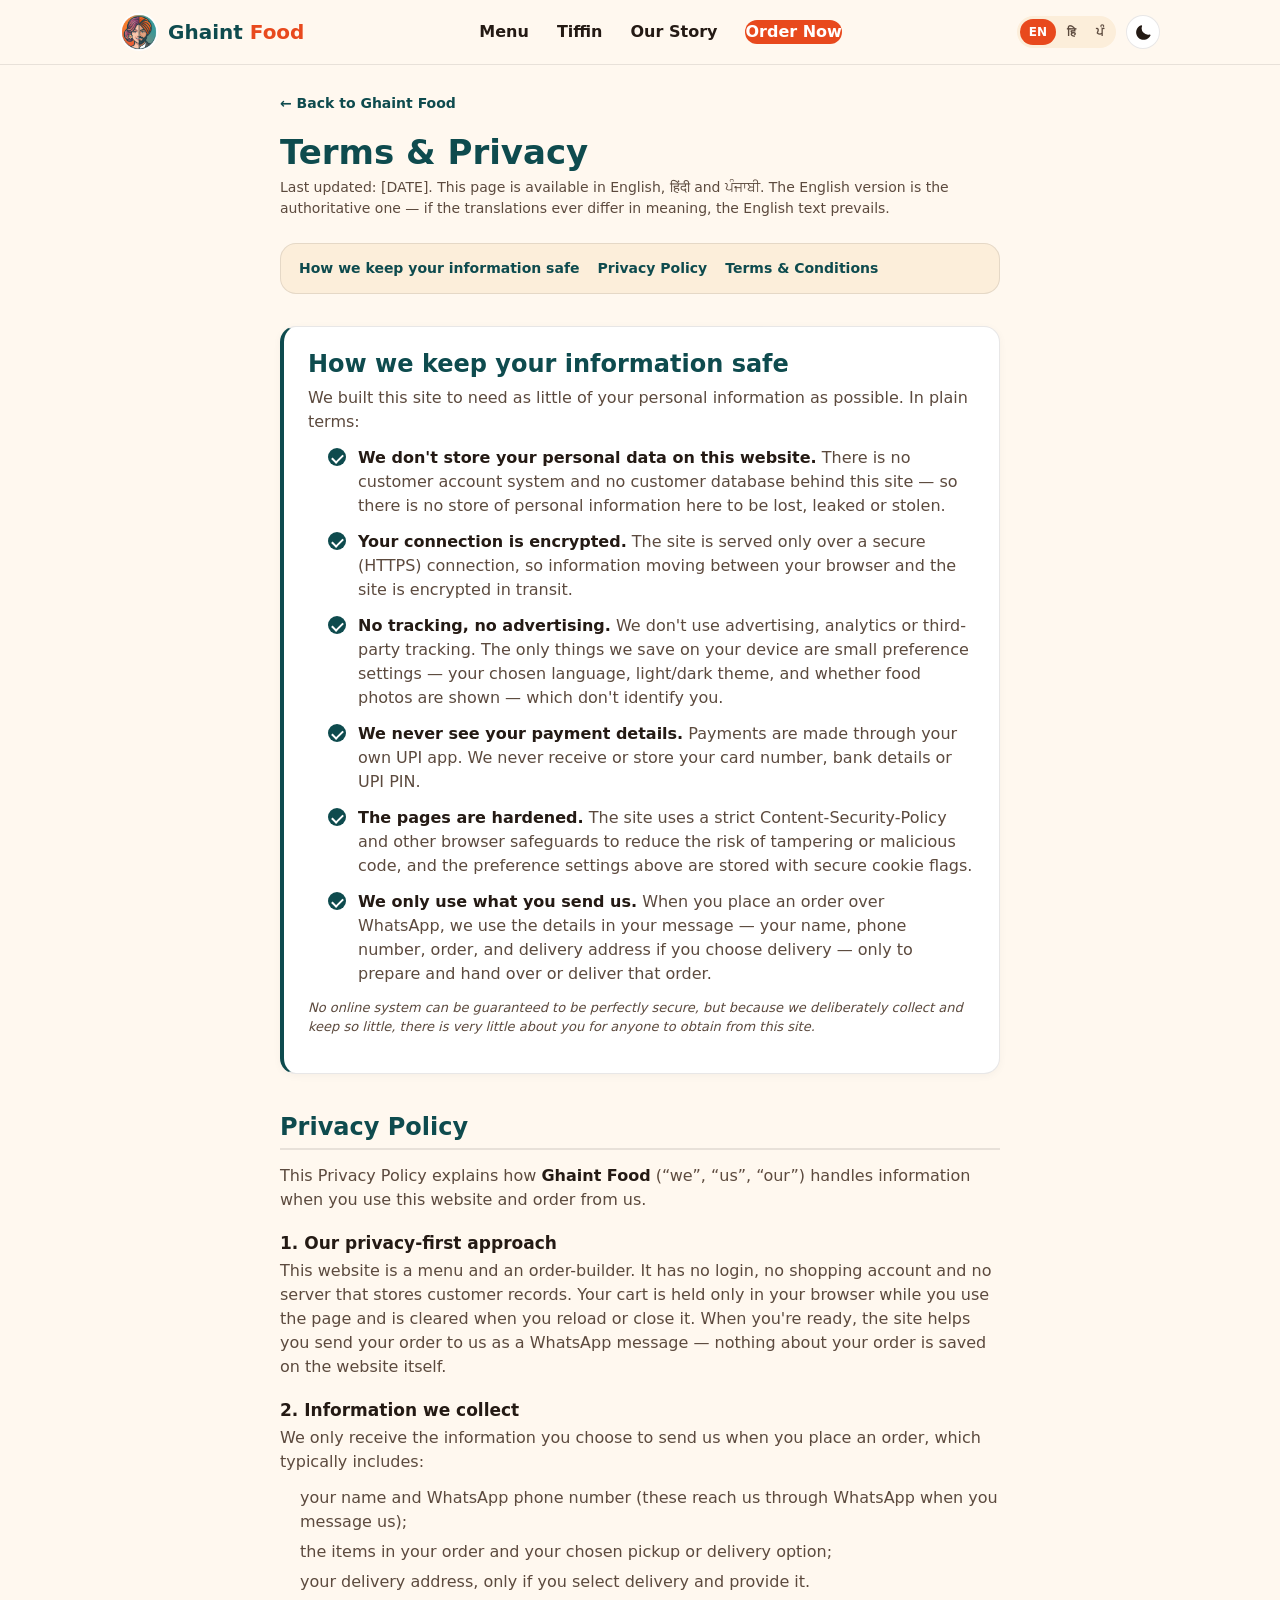
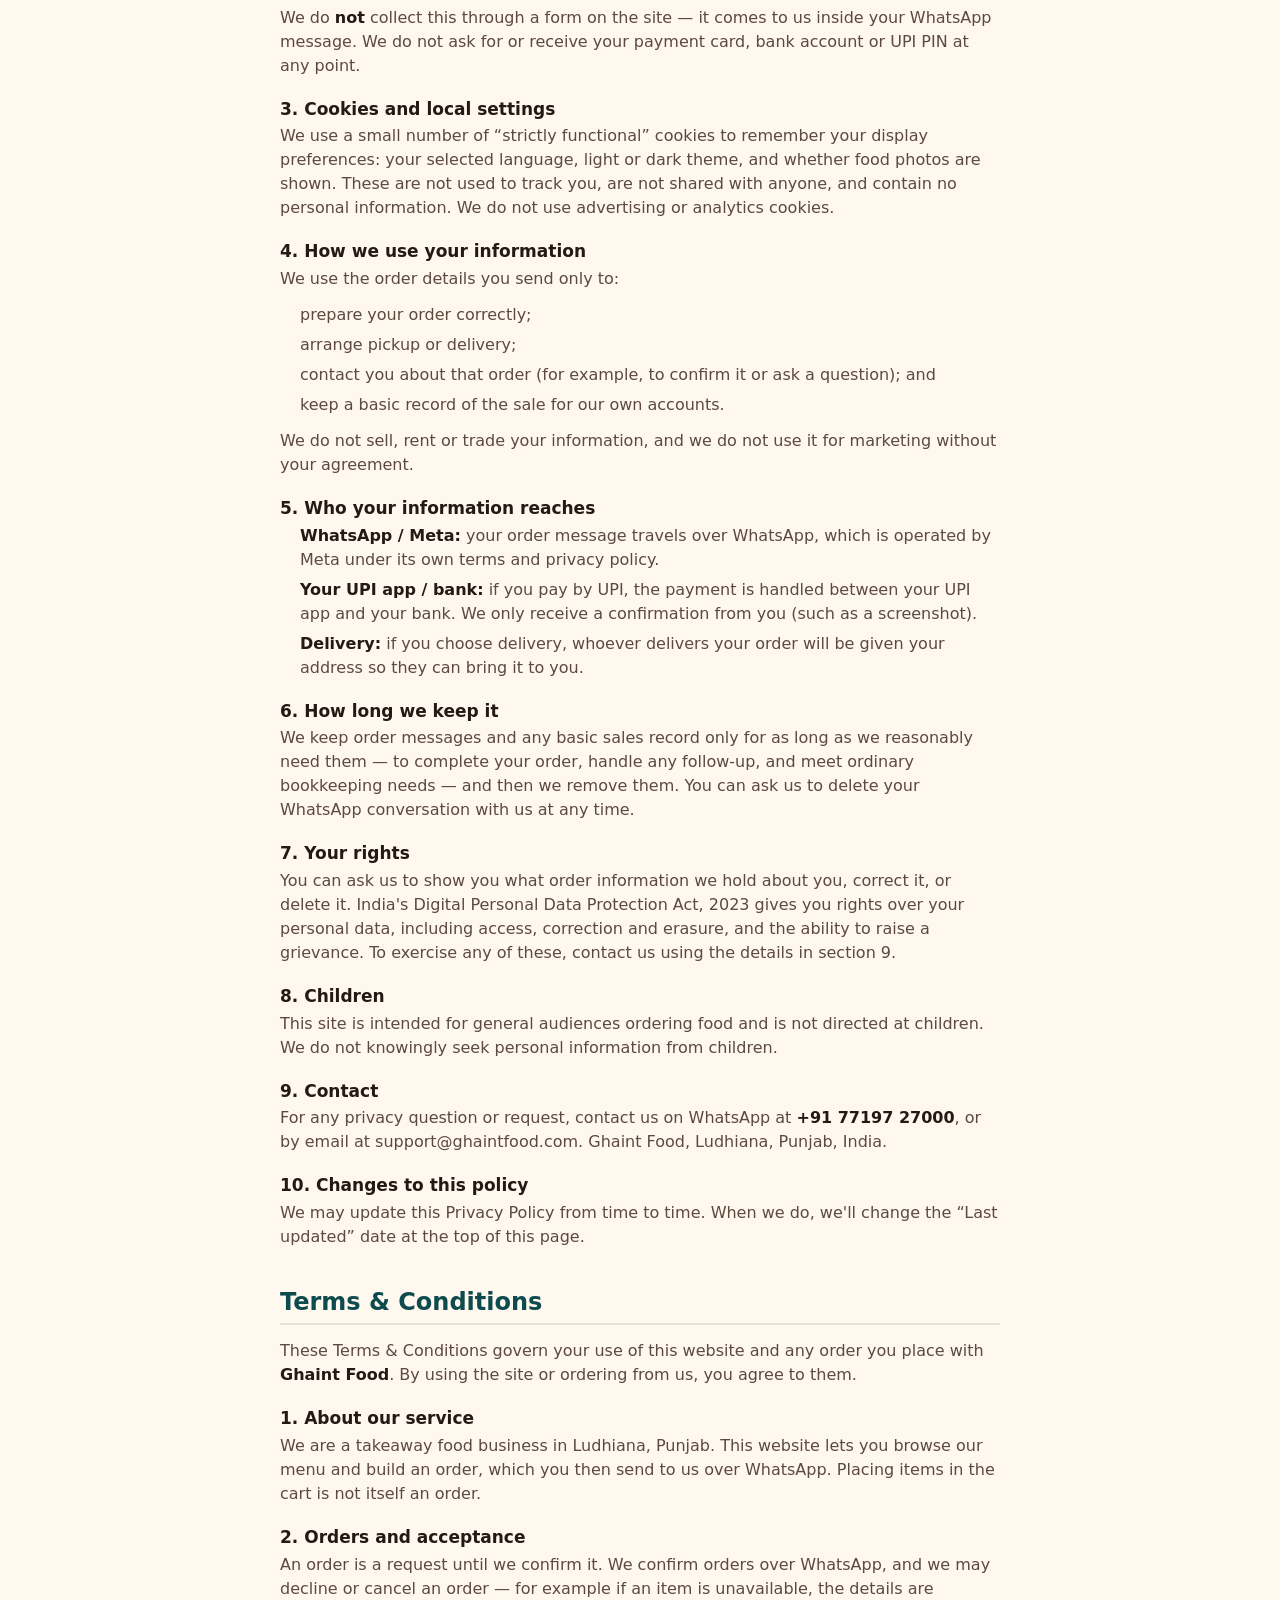
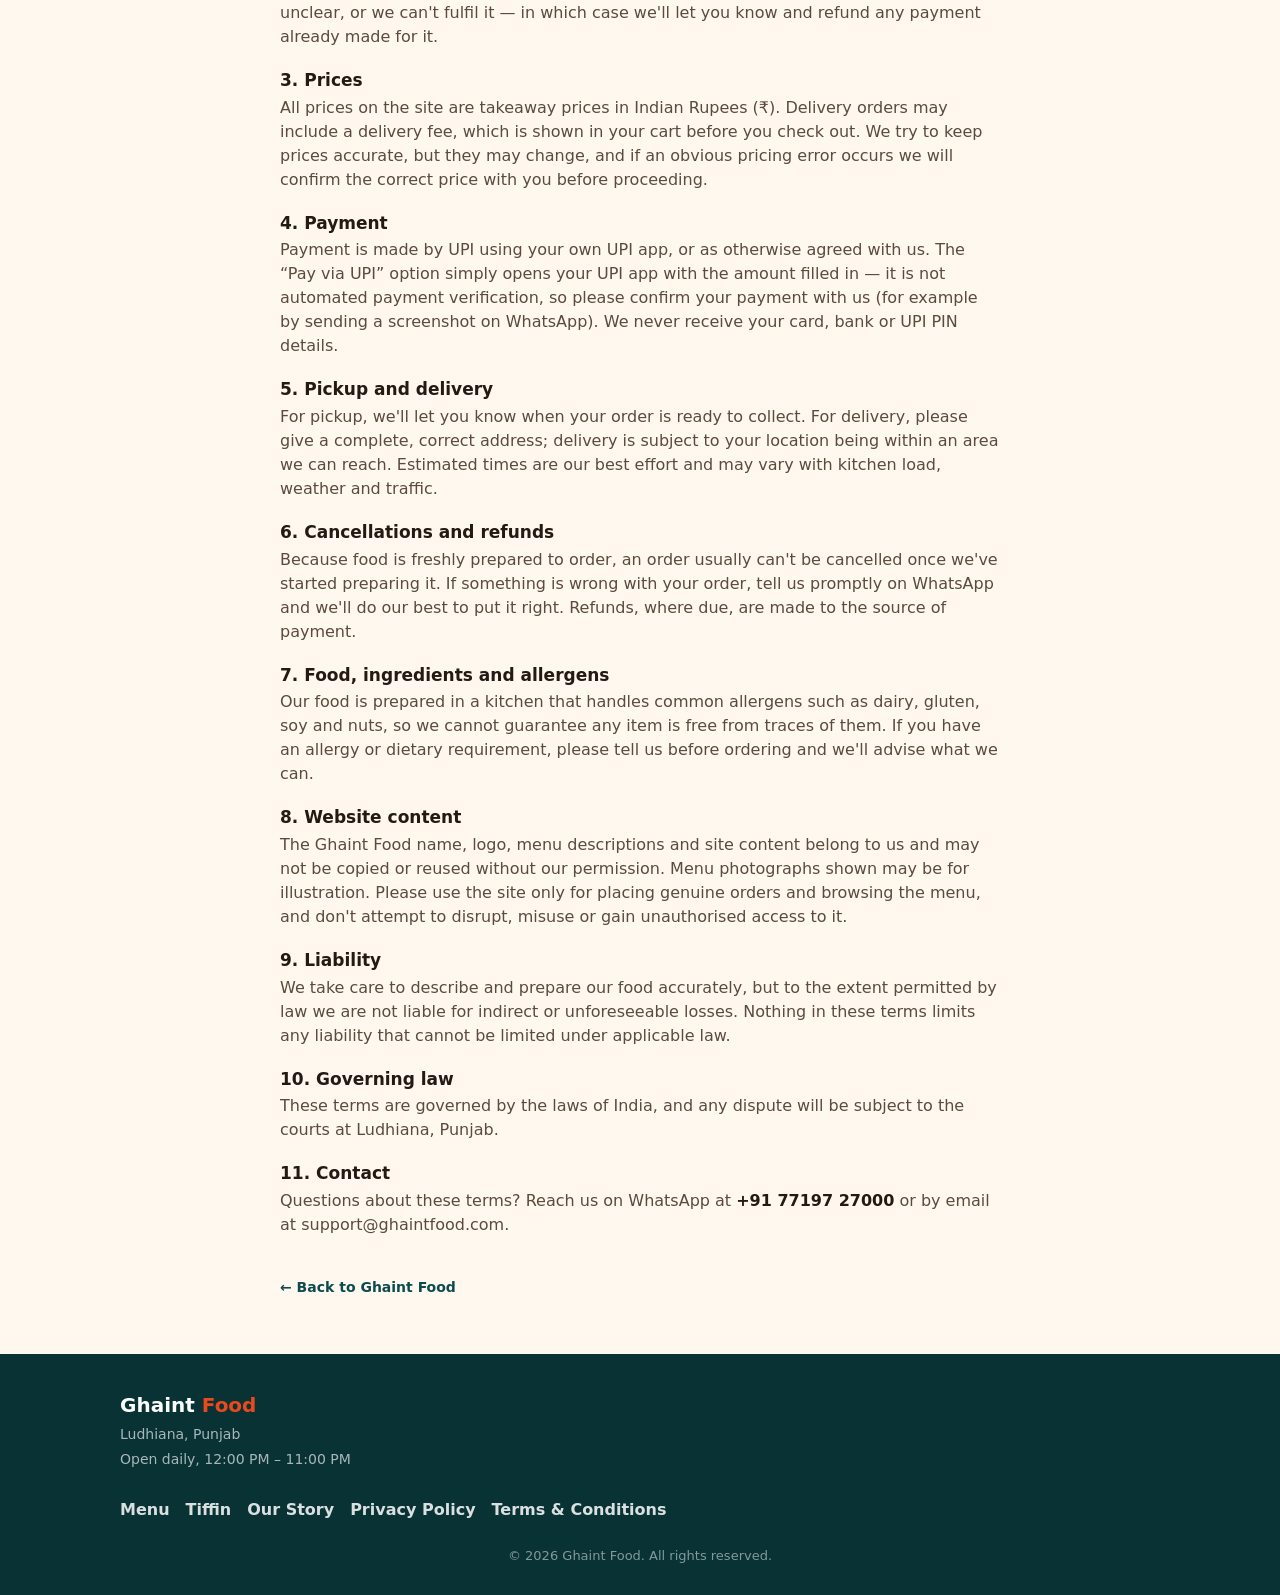
<file: legal.html>
<!DOCTYPE html>
<!--
  Ghaint Food — Terms & Conditions + Privacy Policy (English / हिंदी / ਪੰਜਾਬੀ).
  Reuses the same header/footer chrome and the same three scripts as index.html, so the
  theme toggle, language switch and footer year all work here with no extra code.

  Structure: each topic (#security/#privacy/#terms) is a language-NEUTRAL <section> wrapper
  carrying the single id, and inside it are three ".legal-lang" blocks (en/hi/pa). CSS shows
  only the block matching <html lang>, which js/main.js sets from the language switch — so
  ids stay unique and the footer/TOC anchors keep working in every language.
  English is the authoritative version; the translations are provided for convenience and,
  per the note under the title, English prevails if they ever differ in meaning.

  OWNER TODOs before relying on this (search "TODO"/brackets): the placeholders
  [LEGAL ENTITY NAME], the registered address and the [DATE] "Last updated" value appear
  once PER LANGUAGE block — fill all three. (Contact email is set: support@ghaintfood.com.)
  Have the text reviewed by a qualified professional; it is a plain-language starting point,
  NOT legal advice.
  Security note: the "How we keep your information safe" section is strictly factual — do NOT
  add certification/standard-compliance claims (ISO, SOC 2, etc.) unless genuinely held.
-->
<html lang="en">
<head>
<meta charset="UTF-8">
<meta name="viewport" content="width=device-width, initial-scale=1.0">

<meta http-equiv="Content-Security-Policy" content="default-src 'self'; script-src 'self'; style-src 'self' https://fonts.googleapis.com; font-src https://fonts.gstatic.com; img-src 'self' https://upload.wikimedia.org; connect-src 'self'; base-uri 'self'; form-action 'none'; object-src 'none'; upgrade-insecure-requests">
<meta name="referrer" content="strict-origin-when-cross-origin">

<title>Terms &amp; Conditions and Privacy Policy — Ghaint Food</title>
<meta name="description" content="Ghaint Food's Terms &amp; Conditions and Privacy Policy — how we handle your order details and keep your information safe.">
<meta name="theme-color" content="#0E4B4E">
<link rel="icon" type="image/png" href="assets/logo.png?v=20260704">
<link rel="shortcut icon" href="assets/logo.png?v=20260704">

<link rel="preconnect" href="https://fonts.googleapis.com">
<link rel="preconnect" href="https://fonts.gstatic.com" crossorigin>
<link href="https://fonts.googleapis.com/css2?family=Baloo+2:wght@500;700;800&family=Inter:wght@400;500;600;700&display=swap" rel="stylesheet">

<link rel="stylesheet" href="css/styles.css">
</head>
<body>

<a class="skip-link" href="#main" data-i18n="skip_link">Skip to content</a>

<header class="site-header">
  <div class="container nav-inner">
    <a href="index.html" class="brand js-logo">
      <img src="assets/logo.png" alt="Ghaint Food" class="brand-logo js-logo-img">
      <span class="brand-fallback">G</span>
      <span class="brand-name">Ghaint <em>Food</em></span>
    </a>

    <div class="site-actions">
      <div class="lang-switch" id="langSwitch" role="group" data-i18n-aria="lang_switch_aria" aria-label="Language">
        <button type="button" class="lang-btn" data-lang="en">EN</button>
        <button type="button" class="lang-btn" data-lang="hi">हि</button>
        <button type="button" class="lang-btn" data-lang="pa">ਪੰ</button>
      </div>
      <button type="button" class="theme-toggle" id="themeToggle" aria-label="Switch to dark theme" aria-pressed="false">
        <svg class="icon-sun" viewBox="0 0 24 24" aria-hidden="true"><path fill="currentColor" d="M12 4.5a1 1 0 0 1-1-1V2a1 1 0 1 1 2 0v1.5a1 1 0 0 1-1 1zm0 15a1 1 0 0 1 1 1V22a1 1 0 1 1-2 0v-1.5a1 1 0 0 1 1-1zm9-7.5a1 1 0 0 1-1 1h-1.5a1 1 0 1 1 0-2H20a1 1 0 0 1 1 1zM4.5 12a1 1 0 0 1-1 1H2a1 1 0 1 1 0-2h1.5a1 1 0 0 1 1 1zm13.02-6.53a1 1 0 0 1 0 1.41l-1.06 1.06a1 1 0 1 1-1.41-1.41l1.06-1.06a1 1 0 0 1 1.41 0zM8.46 17.46a1 1 0 0 1 0 1.42l-1.06 1.06a1 1 0 1 1-1.42-1.42l1.06-1.06a1 1 0 0 1 1.42 0zm9.06 1.42a1 1 0 0 1-1.42 0l-1.06-1.06a1 1 0 1 1 1.42-1.42l1.06 1.06a1 1 0 0 1 0 1.42zM7.4 6.53a1 1 0 0 1-1.41 0L4.93 5.47a1 1 0 0 1 1.41-1.41L7.4 5.11a1 1 0 0 1 0 1.42zM12 7a5 5 0 1 1 0 10 5 5 0 0 1 0-10z"/></svg>
        <svg class="icon-moon" viewBox="0 0 24 24" aria-hidden="true"><path fill="currentColor" d="M20.7 15.3a8.5 8.5 0 0 1-10-11 1 1 0 0 0-1.2-1.3A10 10 0 1 0 22 16.5a1 1 0 0 0-1.3-1.2z"/></svg>
      </button>
    </div>

    <button class="nav-toggle" id="navToggle" data-i18n-aria="aria_toggle_menu" aria-label="Toggle menu" aria-expanded="false" aria-controls="siteNav">
      <span></span><span></span><span></span>
    </button>

    <nav class="site-nav" id="siteNav">
      <a href="index.html#menu" data-i18n="nav_menu">Menu</a>
      <a href="index.html#tiffin" data-i18n="nav_tiffin">Tiffin</a>
      <a href="index.html#about" data-i18n="nav_about">Our Story</a>
      <a href="index.html#order" class="nav-cta" data-i18n="nav_order">Order Now</a>
    </nav>
  </div>
</header>

<main id="main" class="legal-page">
  <div class="container legal-container">

    <!-- ===== top matter (crumb + title + updated note + table of contents) ===== -->
    <div class="legal-lang" data-lang="en" lang="en">
      <p class="legal-crumb"><a href="index.html">&larr; Back to Ghaint Food</a></p>
      <h1 class="legal-title">Terms &amp; Privacy</h1>
      <!-- TODO: set the [DATE] below when you publish or next edit these terms. -->
      <p class="legal-updated">Last updated: <time>[DATE]</time>. This page is available in English, हिंदी and ਪੰਜਾਬੀ. The English version is the authoritative one — if the translations ever differ in meaning, the English text prevails.</p>
      <nav class="legal-toc" aria-label="On this page">
        <a href="#security">How we keep your information safe</a>
        <a href="#privacy">Privacy Policy</a>
        <a href="#terms">Terms &amp; Conditions</a>
      </nav>
    </div>
    <div class="legal-lang" data-lang="hi" lang="hi">
      <p class="legal-crumb"><a href="index.html">&larr; Ghaint Food पर वापस</a></p>
      <h1 class="legal-title">शर्तें और गोपनीयता</h1>
      <p class="legal-updated">अंतिम अपडेट: <time>[DATE]</time>। यह पेज English, हिंदी और ਪੰਜਾਬੀ में उपलब्ध है। English संस्करण आधिकारिक है — यदि अनुवादों के अर्थ में कभी अंतर हो, तो English पाठ ही मान्य होगा।</p>
      <nav class="legal-toc" aria-label="इस पेज पर">
        <a href="#security">हम आपकी जानकारी कैसे सुरक्षित रखते हैं</a>
        <a href="#privacy">गोपनीयता नीति</a>
        <a href="#terms">नियम और शर्तें</a>
      </nav>
    </div>
    <div class="legal-lang" data-lang="pa" lang="pa">
      <p class="legal-crumb"><a href="index.html">&larr; Ghaint Food 'ਤੇ ਵਾਪਸ</a></p>
      <h1 class="legal-title">ਸ਼ਰਤਾਂ ਤੇ ਪਰਾਈਵੇਸੀ</h1>
      <p class="legal-updated">ਆਖ਼ਰੀ ਅੱਪਡੇਟ: <time>[DATE]</time>। ਇਹ ਪੇਜ English, हिंदी ਤੇ ਪੰਜਾਬੀ ਵਿੱਚ ਉਪਲਬਧ ਹੈ। English ਵਰਜ਼ਨ ਅਧਿਕਾਰਤ ਹੈ — ਜੇ ਅਨੁਵਾਦਾਂ ਦੇ ਅਰਥ ਵਿੱਚ ਕਦੇ ਫ਼ਰਕ ਹੋਵੇ, ਤਾਂ English ਪਾਠ ਹੀ ਮੰਨਿਆ ਜਾਵੇਗਾ।</p>
      <nav class="legal-toc" aria-label="ਇਸ ਪੇਜ 'ਤੇ">
        <a href="#security">ਅਸੀਂ ਤੁਹਾਡੀ ਜਾਣਕਾਰੀ ਕਿਵੇਂ ਸੁਰੱਖਿਅਤ ਰੱਖਦੇ ਹਾਂ</a>
        <a href="#privacy">ਪਰਾਈਵੇਸੀ ਨੀਤੀ</a>
        <a href="#terms">ਨਿਯਮ ਤੇ ਸ਼ਰਤਾਂ</a>
      </nav>
    </div>

    <!-- ============================ SECURITY HIGHLIGHT ============================ -->
    <!-- Strictly factual description of how the site works. No certification claims. -->
    <section class="legal-section" id="security">
      <div class="legal-lang" data-lang="en" lang="en">
        <div class="legal-highlight">
          <h2>How we keep your information safe</h2>
          <p>We built this site to need as little of your personal information as possible. In plain terms:</p>
          <ul class="legal-secure-list">
            <li><strong>We don't store your personal data on this website.</strong> There is no customer account system and no customer database behind this site — so there is no store of personal information here to be lost, leaked or stolen.</li>
            <li><strong>Your connection is encrypted.</strong> The site is served only over a secure (HTTPS) connection, so information moving between your browser and the site is encrypted in transit.</li>
            <li><strong>No tracking, no advertising.</strong> We don't use advertising, analytics or third-party tracking. The only things we save on your device are small preference settings — your chosen language, light/dark theme, and whether food photos are shown — which don't identify you.</li>
            <li><strong>We never see your payment details.</strong> Payments are made through your own UPI app. We never receive or store your card number, bank details or UPI PIN.</li>
            <li><strong>The pages are hardened.</strong> The site uses a strict Content-Security-Policy and other browser safeguards to reduce the risk of tampering or malicious code, and the preference settings above are stored with secure cookie flags.</li>
            <li><strong>We only use what you send us.</strong> When you place an order over WhatsApp, we use the details in your message — your name, phone number, order, and delivery address if you choose delivery — only to prepare and hand over or deliver that order.</li>
          </ul>
          <p class="legal-fineprint">No online system can be guaranteed to be perfectly secure, but because we deliberately collect and keep so little, there is very little about you for anyone to obtain from this site.</p>
        </div>
      </div>
      <div class="legal-lang" data-lang="hi" lang="hi">
        <div class="legal-highlight">
          <h2>हम आपकी जानकारी कैसे सुरक्षित रखते हैं</h2>
          <p>हमने इस साइट को इस तरह बनाया है कि इसे आपकी निजी जानकारी की ज़रूरत जितनी कम हो सके उतनी हो। सरल शब्दों में:</p>
          <ul class="legal-secure-list">
            <li><strong>हम इस वेबसाइट पर आपका निजी डेटा संग्रहित नहीं करते।</strong> इस साइट के पीछे कोई ग्राहक खाता प्रणाली या ग्राहक डेटाबेस नहीं है — इसलिए यहाँ ऐसी कोई निजी जानकारी रखी ही नहीं जाती जो खोई, लीक या चोरी हो सके।</li>
            <li><strong>आपका कनेक्शन एन्क्रिप्टेड है।</strong> साइट केवल सुरक्षित (HTTPS) कनेक्शन पर दी जाती है, इसलिए आपके ब्राउज़र और साइट के बीच जाने वाली जानकारी ट्रांज़िट में एन्क्रिप्ट रहती है।</li>
            <li><strong>कोई ट्रैकिंग नहीं, कोई विज्ञापन नहीं।</strong> हम विज्ञापन, एनालिटिक्स या तीसरे-पक्ष की ट्रैकिंग का उपयोग नहीं करते। हम आपके डिवाइस पर केवल छोटी प्राथमिकता-सेटिंग्स सहेजते हैं — आपकी चुनी हुई भाषा, लाइट/डार्क थीम, और क्या भोजन की तस्वीरें दिखाई जाएँ — जो आपकी पहचान नहीं करतीं।</li>
            <li><strong>हम आपके भुगतान विवरण कभी नहीं देखते।</strong> भुगतान आपके अपने UPI ऐप के ज़रिए होता है। हम आपका कार्ड नंबर, बैंक विवरण या UPI PIN कभी प्राप्त या संग्रहित नहीं करते।</li>
            <li><strong>पेज सुरक्षित बनाए गए हैं।</strong> साइट छेड़छाड़ या दुर्भावनापूर्ण कोड के जोखिम को कम करने के लिए एक सख्त Content-Security-Policy और अन्य ब्राउज़र सुरक्षा उपायों का उपयोग करती है, और ऊपर बताई गई सेटिंग्स सुरक्षित कुकी फ़्लैग के साथ संग्रहित की जाती हैं।</li>
            <li><strong>हम केवल वही उपयोग करते हैं जो आप भेजते हैं।</strong> जब आप WhatsApp पर ऑर्डर देते हैं, तो हम आपके संदेश में मौजूद विवरण — आपका नाम, फ़ोन नंबर, ऑर्डर, और यदि आप डिलीवरी चुनते हैं तो पता — केवल उस ऑर्डर को तैयार करने और सौंपने/डिलीवर करने के लिए उपयोग करते हैं।</li>
          </ul>
          <p class="legal-fineprint">कोई भी ऑनलाइन प्रणाली पूरी तरह सुरक्षित होने की गारंटी नहीं दे सकती, लेकिन चूँकि हम जानबूझकर बहुत कम जानकारी एकत्र और संग्रहित करते हैं, इसलिए इस साइट से आपके बारे में पाने के लिए किसी के पास बहुत कम है।</p>
        </div>
      </div>
      <div class="legal-lang" data-lang="pa" lang="pa">
        <div class="legal-highlight">
          <h2>ਅਸੀਂ ਤੁਹਾਡੀ ਜਾਣਕਾਰੀ ਕਿਵੇਂ ਸੁਰੱਖਿਅਤ ਰੱਖਦੇ ਹਾਂ</h2>
          <p>ਅਸੀਂ ਇਸ ਸਾਈਟ ਨੂੰ ਇਸ ਤਰ੍ਹਾਂ ਬਣਾਇਆ ਹੈ ਕਿ ਇਸ ਨੂੰ ਤੁਹਾਡੀ ਨਿੱਜੀ ਜਾਣਕਾਰੀ ਦੀ ਲੋੜ ਜਿੰਨੀ ਘੱਟ ਹੋ ਸਕੇ ਓਨੀ ਹੋਵੇ। ਸਧਾਰਨ ਸ਼ਬਦਾਂ ਵਿੱਚ:</p>
          <ul class="legal-secure-list">
            <li><strong>ਅਸੀਂ ਇਸ ਵੈੱਬਸਾਈਟ 'ਤੇ ਤੁਹਾਡਾ ਨਿੱਜੀ ਡਾਟਾ ਸਟੋਰ ਨਹੀਂ ਕਰਦੇ।</strong> ਇਸ ਸਾਈਟ ਦੇ ਪਿੱਛੇ ਕੋਈ ਗਾਹਕ ਖਾਤਾ ਸਿਸਟਮ ਜਾਂ ਗਾਹਕ ਡਾਟਾਬੇਸ ਨਹੀਂ ਹੈ — ਇਸ ਲਈ ਇੱਥੇ ਅਜਿਹੀ ਕੋਈ ਨਿੱਜੀ ਜਾਣਕਾਰੀ ਰੱਖੀ ਹੀ ਨਹੀਂ ਜਾਂਦੀ ਜੋ ਗੁਆਚ, ਲੀਕ ਜਾਂ ਚੋਰੀ ਹੋ ਸਕੇ।</li>
            <li><strong>ਤੁਹਾਡਾ ਕਨੈਕਸ਼ਨ ਐਨਕ੍ਰਿਪਟਿਡ ਹੈ।</strong> ਸਾਈਟ ਸਿਰਫ਼ ਸੁਰੱਖਿਅਤ (HTTPS) ਕਨੈਕਸ਼ਨ 'ਤੇ ਦਿੱਤੀ ਜਾਂਦੀ ਹੈ, ਇਸ ਲਈ ਤੁਹਾਡੇ ਬ੍ਰਾਊਜ਼ਰ ਤੇ ਸਾਈਟ ਵਿਚਕਾਰ ਜਾਣ ਵਾਲੀ ਜਾਣਕਾਰੀ ਟ੍ਰਾਂਜ਼ਿਟ ਵਿੱਚ ਐਨਕ੍ਰਿਪਟ ਰਹਿੰਦੀ ਹੈ।</li>
            <li><strong>ਕੋਈ ਟ੍ਰੈਕਿੰਗ ਨਹੀਂ, ਕੋਈ ਇਸ਼ਤਿਹਾਰ ਨਹੀਂ।</strong> ਅਸੀਂ ਇਸ਼ਤਿਹਾਰ, ਐਨਾਲਿਟਿਕਸ ਜਾਂ ਤੀਜੀ-ਧਿਰ ਦੀ ਟ੍ਰੈਕਿੰਗ ਨਹੀਂ ਵਰਤਦੇ। ਅਸੀਂ ਤੁਹਾਡੇ ਡਿਵਾਈਸ 'ਤੇ ਸਿਰਫ਼ ਛੋਟੀਆਂ ਪਸੰਦ-ਸੈਟਿੰਗਾਂ ਸੰਭਾਲਦੇ ਹਾਂ — ਤੁਹਾਡੀ ਚੁਣੀ ਭਾਸ਼ਾ, ਲਾਈਟ/ਡਾਰਕ ਥੀਮ, ਤੇ ਕੀ ਖਾਣੇ ਦੀਆਂ ਤਸਵੀਰਾਂ ਦਿਖਾਈਆਂ ਜਾਣ — ਜੋ ਤੁਹਾਡੀ ਪਛਾਣ ਨਹੀਂ ਕਰਦੀਆਂ।</li>
            <li><strong>ਅਸੀਂ ਤੁਹਾਡੇ ਭੁਗਤਾਨ ਵੇਰਵੇ ਕਦੇ ਨਹੀਂ ਵੇਖਦੇ।</strong> ਭੁਗਤਾਨ ਤੁਹਾਡੇ ਆਪਣੇ UPI ਐਪ ਰਾਹੀਂ ਹੁੰਦਾ ਹੈ। ਅਸੀਂ ਤੁਹਾਡਾ ਕਾਰਡ ਨੰਬਰ, ਬੈਂਕ ਵੇਰਵੇ ਜਾਂ UPI PIN ਕਦੇ ਪ੍ਰਾਪਤ ਜਾਂ ਸਟੋਰ ਨਹੀਂ ਕਰਦੇ।</li>
            <li><strong>ਪੇਜ ਸੁਰੱਖਿਅਤ ਬਣਾਏ ਗਏ ਹਨ।</strong> ਸਾਈਟ ਛੇੜਛਾੜ ਜਾਂ ਖ਼ਤਰਨਾਕ ਕੋਡ ਦੇ ਜੋਖਮ ਨੂੰ ਘਟਾਉਣ ਲਈ ਇੱਕ ਸਖ਼ਤ Content-Security-Policy ਤੇ ਹੋਰ ਬ੍ਰਾਊਜ਼ਰ ਸੁਰੱਖਿਆ ਉਪਾਅ ਵਰਤਦੀ ਹੈ, ਤੇ ਉੱਪਰ ਦੱਸੀਆਂ ਸੈਟਿੰਗਾਂ ਸੁਰੱਖਿਅਤ ਕੁਕੀ ਫਲੈਗ ਨਾਲ ਸਟੋਰ ਕੀਤੀਆਂ ਜਾਂਦੀਆਂ ਹਨ।</li>
            <li><strong>ਅਸੀਂ ਸਿਰਫ਼ ਉਹੀ ਵਰਤਦੇ ਹਾਂ ਜੋ ਤੁਸੀਂ ਭੇਜਦੇ ਹੋ।</strong> ਜਦੋਂ ਤੁਸੀਂ WhatsApp 'ਤੇ ਆਰਡਰ ਦਿੰਦੇ ਹੋ, ਅਸੀਂ ਤੁਹਾਡੇ ਸੁਨੇਹੇ ਵਿਚਲੇ ਵੇਰਵੇ — ਤੁਹਾਡਾ ਨਾਮ, ਫ਼ੋਨ ਨੰਬਰ, ਆਰਡਰ, ਤੇ ਜੇ ਤੁਸੀਂ ਡਿਲੀਵਰੀ ਚੁਣਦੇ ਹੋ ਤਾਂ ਪਤਾ — ਸਿਰਫ਼ ਉਸ ਆਰਡਰ ਨੂੰ ਤਿਆਰ ਕਰਨ ਤੇ ਸੌਂਪਣ/ਡਿਲੀਵਰ ਕਰਨ ਲਈ ਵਰਤਦੇ ਹਾਂ।</li>
          </ul>
          <p class="legal-fineprint">ਕੋਈ ਵੀ ਆਨਲਾਈਨ ਸਿਸਟਮ ਪੂਰੀ ਤਰ੍ਹਾਂ ਸੁਰੱਖਿਅਤ ਹੋਣ ਦੀ ਗਾਰੰਟੀ ਨਹੀਂ ਦੇ ਸਕਦਾ, ਪਰ ਕਿਉਂਕਿ ਅਸੀਂ ਜਾਣ-ਬੁੱਝ ਕੇ ਬਹੁਤ ਘੱਟ ਜਾਣਕਾਰੀ ਇਕੱਠੀ ਤੇ ਸਟੋਰ ਕਰਦੇ ਹਾਂ, ਇਸ ਸਾਈਟ ਤੋਂ ਤੁਹਾਡੇ ਬਾਰੇ ਹਾਸਲ ਕਰਨ ਲਈ ਕਿਸੇ ਕੋਲ ਬਹੁਤ ਘੱਟ ਹੈ।</p>
        </div>
      </div>
    </section>

    <!-- ============================ PRIVACY POLICY ============================ -->
    <section class="legal-section" id="privacy">
      <div class="legal-lang" data-lang="en" lang="en">
        <h2>Privacy Policy</h2>
        <p>This Privacy Policy explains how <strong>Ghaint Food</strong> (&ldquo;we&rdquo;, &ldquo;us&rdquo;, &ldquo;our&rdquo;) handles information when you use this website and order from us. <!-- TODO: replace with the registered legal entity / proprietor name. --></p>

        <h3>1. Our privacy-first approach</h3>
        <p>This website is a menu and an order-builder. It has no login, no shopping account and no server that stores customer records. Your cart is held only in your browser while you use the page and is cleared when you reload or close it. When you're ready, the site helps you send your order to us as a WhatsApp message — nothing about your order is saved on the website itself.</p>

        <h3>2. Information we collect</h3>
        <p>We only receive the information you choose to send us when you place an order, which typically includes:</p>
        <ul>
          <li>your name and WhatsApp phone number (these reach us through WhatsApp when you message us);</li>
          <li>the items in your order and your chosen pickup or delivery option;</li>
          <li>your delivery address, only if you select delivery and provide it.</li>
        </ul>
        <p>We do <strong>not</strong> collect this through a form on the site — it comes to us inside your WhatsApp message. We do not ask for or receive your payment card, bank account or UPI PIN at any point.</p>

        <h3>3. Cookies and local settings</h3>
        <p>We use a small number of &ldquo;strictly functional&rdquo; cookies to remember your display preferences: your selected language, light or dark theme, and whether food photos are shown. These are not used to track you, are not shared with anyone, and contain no personal information. We do not use advertising or analytics cookies.</p>

        <h3>4. How we use your information</h3>
        <p>We use the order details you send only to:</p>
        <ul>
          <li>prepare your order correctly;</li>
          <li>arrange pickup or delivery;</li>
          <li>contact you about that order (for example, to confirm it or ask a question); and</li>
          <li>keep a basic record of the sale for our own accounts.</li>
        </ul>
        <p>We do not sell, rent or trade your information, and we do not use it for marketing without your agreement.</p>

        <h3>5. Who your information reaches</h3>
        <ul>
          <li><strong>WhatsApp / Meta:</strong> your order message travels over WhatsApp, which is operated by Meta under its own terms and privacy policy.</li>
          <li><strong>Your UPI app / bank:</strong> if you pay by UPI, the payment is handled between your UPI app and your bank. We only receive a confirmation from you (such as a screenshot).</li>
          <li><strong>Delivery:</strong> if you choose delivery, whoever delivers your order will be given your address so they can bring it to you.</li>
        </ul>

        <h3>6. How long we keep it</h3>
        <p>We keep order messages and any basic sales record only for as long as we reasonably need them — to complete your order, handle any follow-up, and meet ordinary bookkeeping needs — and then we remove them. You can ask us to delete your WhatsApp conversation with us at any time.</p>

        <h3>7. Your rights</h3>
        <p>You can ask us to show you what order information we hold about you, correct it, or delete it. India's Digital Personal Data Protection Act, 2023 gives you rights over your personal data, including access, correction and erasure, and the ability to raise a grievance. To exercise any of these, contact us using the details in section 9.</p>

        <h3>8. Children</h3>
        <p>This site is intended for general audiences ordering food and is not directed at children. We do not knowingly seek personal information from children.</p>

        <h3>9. Contact</h3>
        <!-- TODO: replace "Ghaint Food" / add the registered address once finalised. -->
        <p>For any privacy question or request, contact us on WhatsApp at <strong>+91 77197 27000</strong>, or by email at <a href="mailto:support@ghaintfood.com">support@ghaintfood.com</a>. Ghaint Food, Ludhiana, Punjab, India.</p>

        <h3>10. Changes to this policy</h3>
        <p>We may update this Privacy Policy from time to time. When we do, we'll change the &ldquo;Last updated&rdquo; date at the top of this page.</p>
      </div>
      <div class="legal-lang" data-lang="hi" lang="hi">
        <h2>गोपनीयता नीति</h2>
        <p>यह गोपनीयता नीति बताती है कि जब आप इस वेबसाइट का उपयोग करते हैं और हमसे ऑर्डर करते हैं तो <strong>Ghaint Food</strong> (&ldquo;हम&rdquo;, &ldquo;हमारा&rdquo;) आपकी जानकारी को कैसे संभालता है।</p>

        <h3>1. हमारा गोपनीयता-प्रथम दृष्टिकोण</h3>
        <p>यह वेबसाइट एक मेन्यू और ऑर्डर-बिल्डर है। इसमें कोई लॉगिन, कोई शॉपिंग खाता और कोई सर्वर नहीं है जो ग्राहक रिकॉर्ड संग्रहित करे। आपका कार्ट पेज उपयोग करते समय केवल आपके ब्राउज़र में रहता है और रीलोड या बंद करने पर हट जाता है। जब आप तैयार हों, साइट आपकी मदद करती है कि आप अपना ऑर्डर WhatsApp संदेश के रूप में हमें भेजें — आपके ऑर्डर के बारे में कुछ भी वेबसाइट पर सहेजा नहीं जाता।</p>

        <h3>2. हम कौन-सी जानकारी एकत्र करते हैं</h3>
        <p>जब आप ऑर्डर देते हैं तो हम केवल वही जानकारी प्राप्त करते हैं जो आप हमें भेजना चुनते हैं, जिसमें आमतौर पर शामिल है:</p>
        <ul>
          <li>आपका नाम और WhatsApp फ़ोन नंबर (ये WhatsApp के ज़रिए हम तक पहुँचते हैं जब आप हमें संदेश करते हैं);</li>
          <li>आपके ऑर्डर की वस्तुएँ और आपका चुना हुआ पिकअप या डिलीवरी विकल्प;</li>
          <li>आपका डिलीवरी पता, केवल तभी जब आप डिलीवरी चुनते हैं और उसे देते हैं।</li>
        </ul>
        <p>हम इसे साइट पर किसी फ़ॉर्म के ज़रिए <strong>एकत्र नहीं</strong> करते — यह आपके WhatsApp संदेश के अंदर हम तक आता है। हम किसी भी समय आपका भुगतान कार्ड, बैंक खाता या UPI PIN न तो माँगते हैं और न प्राप्त करते हैं।</p>

        <h3>3. कुकीज़ और स्थानीय सेटिंग्स</h3>
        <p>हम आपकी प्रदर्शन प्राथमिकताओं को याद रखने के लिए कुछ &ldquo;पूर्णतः कार्यात्मक&rdquo; कुकीज़ का उपयोग करते हैं: आपकी चुनी हुई भाषा, लाइट या डार्क थीम, और क्या भोजन की तस्वीरें दिखाई जाएँ। इनका उपयोग आपको ट्रैक करने के लिए नहीं किया जाता, किसी के साथ साझा नहीं किया जाता, और इनमें कोई निजी जानकारी नहीं होती। हम विज्ञापन या एनालिटिक्स कुकीज़ का उपयोग नहीं करते।</p>

        <h3>4. हम आपकी जानकारी का उपयोग कैसे करते हैं</h3>
        <p>हम आपके भेजे गए ऑर्डर विवरण का उपयोग केवल इनके लिए करते हैं:</p>
        <ul>
          <li>आपके ऑर्डर को सही ढंग से तैयार करने;</li>
          <li>पिकअप या डिलीवरी की व्यवस्था करने;</li>
          <li>उस ऑर्डर के बारे में आपसे संपर्क करने (उदाहरण के लिए, पुष्टि करने या कोई सवाल पूछने); और</li>
          <li>अपने हिसाब-किताब के लिए बिक्री का एक बुनियादी रिकॉर्ड रखने।</li>
        </ul>
        <p>हम आपकी जानकारी न बेचते हैं, न किराए पर देते हैं, न उसका व्यापार करते हैं, और आपकी सहमति के बिना उसका उपयोग मार्केटिंग के लिए नहीं करते।</p>

        <h3>5. आपकी जानकारी किन तक पहुँचती है</h3>
        <ul>
          <li><strong>WhatsApp / Meta:</strong> आपका ऑर्डर संदेश WhatsApp पर जाता है, जिसे Meta अपनी शर्तों और गोपनीयता नीति के तहत संचालित करता है।</li>
          <li><strong>आपका UPI ऐप / बैंक:</strong> यदि आप UPI से भुगतान करते हैं, तो भुगतान आपके UPI ऐप और आपके बैंक के बीच होता है। हम आपसे केवल एक पुष्टि प्राप्त करते हैं (जैसे स्क्रीनशॉट)।</li>
          <li><strong>डिलीवरी:</strong> यदि आप डिलीवरी चुनते हैं, तो जो व्यक्ति आपका ऑर्डर पहुँचाएगा उसे आपका पता दिया जाएगा ताकि वह आप तक ला सके।</li>
        </ul>

        <h3>6. हम इसे कब तक रखते हैं</h3>
        <p>हम ऑर्डर संदेश और कोई भी बुनियादी बिक्री रिकॉर्ड केवल उतने समय तक रखते हैं जितनी हमें उचित रूप से ज़रूरत हो — आपका ऑर्डर पूरा करने, किसी फ़ॉलो-अप को संभालने, और सामान्य बहीखाता ज़रूरतों को पूरा करने के लिए — और फिर हम उन्हें हटा देते हैं। आप किसी भी समय हमसे अपनी WhatsApp बातचीत हटाने के लिए कह सकते हैं।</p>

        <h3>7. आपके अधिकार</h3>
        <p>आप हमसे पूछ सकते हैं कि हमारे पास आपके बारे में कौन-सी ऑर्डर जानकारी है, उसे सही करा सकते हैं, या हटवा सकते हैं। भारत का डिजिटल व्यक्तिगत डेटा संरक्षण अधिनियम, 2023 आपको आपके निजी डेटा पर अधिकार देता है, जिसमें पहुँच, सुधार और मिटाना, तथा शिकायत दर्ज करने की क्षमता शामिल है। इनमें से किसी का उपयोग करने के लिए, खंड 9 में दिए गए विवरण से हमसे संपर्क करें।</p>

        <h3>8. बच्चे</h3>
        <p>यह साइट भोजन ऑर्डर करने वाले सामान्य दर्शकों के लिए है और बच्चों की ओर निर्देशित नहीं है। हम जानबूझकर बच्चों से निजी जानकारी नहीं माँगते।</p>

        <h3>9. संपर्क</h3>
        <p>किसी भी गोपनीयता संबंधी सवाल या अनुरोध के लिए, हमसे WhatsApp पर <strong>+91 77197 27000</strong> पर, या ईमेल द्वारा <a href="mailto:support@ghaintfood.com">support@ghaintfood.com</a> पर संपर्क करें। Ghaint Food, लुधियाना, पंजाब, भारत।</p>

        <h3>10. इस नीति में बदलाव</h3>
        <p>हम समय-समय पर इस गोपनीयता नीति को अपडेट कर सकते हैं। जब हम ऐसा करते हैं, तो हम इस पेज के शीर्ष पर &ldquo;अंतिम अपडेट&rdquo; तिथि बदल देंगे।</p>
      </div>
      <div class="legal-lang" data-lang="pa" lang="pa">
        <h2>ਪਰਾਈਵੇਸੀ ਨੀਤੀ</h2>
        <p>ਇਹ ਪਰਾਈਵੇਸੀ ਨੀਤੀ ਦੱਸਦੀ ਹੈ ਕਿ ਜਦੋਂ ਤੁਸੀਂ ਇਸ ਵੈੱਬਸਾਈਟ ਦੀ ਵਰਤੋਂ ਕਰਦੇ ਹੋ ਤੇ ਸਾਡੇ ਤੋਂ ਆਰਡਰ ਕਰਦੇ ਹੋ ਤਾਂ <strong>Ghaint Food</strong> (&ldquo;ਅਸੀਂ&rdquo;, &ldquo;ਸਾਡਾ&rdquo;) ਤੁਹਾਡੀ ਜਾਣਕਾਰੀ ਨੂੰ ਕਿਵੇਂ ਸੰਭਾਲਦਾ ਹੈ।</p>

        <h3>1. ਸਾਡਾ ਪਰਾਈਵੇਸੀ-ਪਹਿਲ ਵਾਲਾ ਤਰੀਕਾ</h3>
        <p>ਇਹ ਵੈੱਬਸਾਈਟ ਇੱਕ ਮੀਨੂ ਤੇ ਆਰਡਰ-ਬਿਲਡਰ ਹੈ। ਇਸ ਵਿੱਚ ਕੋਈ ਲੌਗਇਨ, ਕੋਈ ਸ਼ਾਪਿੰਗ ਖਾਤਾ ਤੇ ਕੋਈ ਸਰਵਰ ਨਹੀਂ ਜੋ ਗਾਹਕ ਰਿਕਾਰਡ ਸਟੋਰ ਕਰੇ। ਤੁਹਾਡਾ ਕਾਰਟ ਪੇਜ ਵਰਤਦੇ ਸਮੇਂ ਸਿਰਫ਼ ਤੁਹਾਡੇ ਬ੍ਰਾਊਜ਼ਰ ਵਿੱਚ ਰਹਿੰਦਾ ਹੈ ਤੇ ਰੀਲੋਡ ਜਾਂ ਬੰਦ ਕਰਨ 'ਤੇ ਹਟ ਜਾਂਦਾ ਹੈ। ਜਦੋਂ ਤੁਸੀਂ ਤਿਆਰ ਹੋਵੋ, ਸਾਈਟ ਤੁਹਾਡੀ ਮਦਦ ਕਰਦੀ ਹੈ ਕਿ ਤੁਸੀਂ ਆਪਣਾ ਆਰਡਰ WhatsApp ਸੁਨੇਹੇ ਵਜੋਂ ਸਾਨੂੰ ਭੇਜੋ — ਤੁਹਾਡੇ ਆਰਡਰ ਬਾਰੇ ਕੁਝ ਵੀ ਵੈੱਬਸਾਈਟ 'ਤੇ ਸੰਭਾਲਿਆ ਨਹੀਂ ਜਾਂਦਾ।</p>

        <h3>2. ਅਸੀਂ ਕਿਹੜੀ ਜਾਣਕਾਰੀ ਇਕੱਠੀ ਕਰਦੇ ਹਾਂ</h3>
        <p>ਜਦੋਂ ਤੁਸੀਂ ਆਰਡਰ ਦਿੰਦੇ ਹੋ ਤਾਂ ਅਸੀਂ ਸਿਰਫ਼ ਉਹੀ ਜਾਣਕਾਰੀ ਪ੍ਰਾਪਤ ਕਰਦੇ ਹਾਂ ਜੋ ਤੁਸੀਂ ਸਾਨੂੰ ਭੇਜਣੀ ਚੁਣਦੇ ਹੋ, ਜਿਸ ਵਿੱਚ ਆਮ ਤੌਰ 'ਤੇ ਸ਼ਾਮਲ ਹੈ:</p>
        <ul>
          <li>ਤੁਹਾਡਾ ਨਾਮ ਤੇ WhatsApp ਫ਼ੋਨ ਨੰਬਰ (ਇਹ WhatsApp ਰਾਹੀਂ ਸਾਡੇ ਤੱਕ ਪਹੁੰਚਦੇ ਹਨ ਜਦੋਂ ਤੁਸੀਂ ਸਾਨੂੰ ਸੁਨੇਹਾ ਕਰਦੇ ਹੋ);</li>
          <li>ਤੁਹਾਡੇ ਆਰਡਰ ਦੀਆਂ ਚੀਜ਼ਾਂ ਤੇ ਤੁਹਾਡਾ ਚੁਣਿਆ ਪਿਕਅਪ ਜਾਂ ਡਿਲੀਵਰੀ ਵਿਕਲਪ;</li>
          <li>ਤੁਹਾਡਾ ਡਿਲੀਵਰੀ ਪਤਾ, ਸਿਰਫ਼ ਤਦ ਜਦੋਂ ਤੁਸੀਂ ਡਿਲੀਵਰੀ ਚੁਣਦੇ ਹੋ ਤੇ ਇਹ ਦਿੰਦੇ ਹੋ।</li>
        </ul>
        <p>ਅਸੀਂ ਇਸ ਨੂੰ ਸਾਈਟ 'ਤੇ ਕਿਸੇ ਫ਼ਾਰਮ ਰਾਹੀਂ <strong>ਇਕੱਠਾ ਨਹੀਂ</strong> ਕਰਦੇ — ਇਹ ਤੁਹਾਡੇ WhatsApp ਸੁਨੇਹੇ ਦੇ ਅੰਦਰ ਸਾਡੇ ਤੱਕ ਆਉਂਦਾ ਹੈ। ਅਸੀਂ ਕਿਸੇ ਵੀ ਸਮੇਂ ਤੁਹਾਡਾ ਭੁਗਤਾਨ ਕਾਰਡ, ਬੈਂਕ ਖਾਤਾ ਜਾਂ UPI PIN ਨਾ ਮੰਗਦੇ ਹਾਂ ਤੇ ਨਾ ਪ੍ਰਾਪਤ ਕਰਦੇ ਹਾਂ।</p>

        <h3>3. ਕੁਕੀਜ਼ ਤੇ ਸਥਾਨਕ ਸੈਟਿੰਗਾਂ</h3>
        <p>ਅਸੀਂ ਤੁਹਾਡੀਆਂ ਡਿਸਪਲੇ ਪਸੰਦਾਂ ਯਾਦ ਰੱਖਣ ਲਈ ਕੁਝ &ldquo;ਪੂਰੀ ਤਰ੍ਹਾਂ ਫ਼ੰਕਸ਼ਨਲ&rdquo; ਕੁਕੀਜ਼ ਵਰਤਦੇ ਹਾਂ: ਤੁਹਾਡੀ ਚੁਣੀ ਭਾਸ਼ਾ, ਲਾਈਟ ਜਾਂ ਡਾਰਕ ਥੀਮ, ਤੇ ਕੀ ਖਾਣੇ ਦੀਆਂ ਤਸਵੀਰਾਂ ਦਿਖਾਈਆਂ ਜਾਣ। ਇਹ ਤੁਹਾਨੂੰ ਟ੍ਰੈਕ ਕਰਨ ਲਈ ਨਹੀਂ ਵਰਤੀਆਂ ਜਾਂਦੀਆਂ, ਕਿਸੇ ਨਾਲ ਸਾਂਝੀਆਂ ਨਹੀਂ ਕੀਤੀਆਂ ਜਾਂਦੀਆਂ, ਤੇ ਇਹਨਾਂ ਵਿੱਚ ਕੋਈ ਨਿੱਜੀ ਜਾਣਕਾਰੀ ਨਹੀਂ ਹੁੰਦੀ। ਅਸੀਂ ਇਸ਼ਤਿਹਾਰ ਜਾਂ ਐਨਾਲਿਟਿਕਸ ਕੁਕੀਜ਼ ਨਹੀਂ ਵਰਤਦੇ।</p>

        <h3>4. ਅਸੀਂ ਤੁਹਾਡੀ ਜਾਣਕਾਰੀ ਕਿਵੇਂ ਵਰਤਦੇ ਹਾਂ</h3>
        <p>ਅਸੀਂ ਤੁਹਾਡੇ ਭੇਜੇ ਆਰਡਰ ਵੇਰਵੇ ਸਿਰਫ਼ ਇਹਨਾਂ ਲਈ ਵਰਤਦੇ ਹਾਂ:</p>
        <ul>
          <li>ਤੁਹਾਡੇ ਆਰਡਰ ਨੂੰ ਸਹੀ ਢੰਗ ਨਾਲ ਤਿਆਰ ਕਰਨ;</li>
          <li>ਪਿਕਅਪ ਜਾਂ ਡਿਲੀਵਰੀ ਦਾ ਪ੍ਰਬੰਧ ਕਰਨ;</li>
          <li>ਉਸ ਆਰਡਰ ਬਾਰੇ ਤੁਹਾਡੇ ਨਾਲ ਸੰਪਰਕ ਕਰਨ (ਮਿਸਾਲ ਵਜੋਂ, ਪੁਸ਼ਟੀ ਕਰਨ ਜਾਂ ਕੋਈ ਸਵਾਲ ਪੁੱਛਣ); ਤੇ</li>
          <li>ਆਪਣੇ ਹਿਸਾਬ-ਕਿਤਾਬ ਲਈ ਵਿਕਰੀ ਦਾ ਇੱਕ ਮੁੱਢਲਾ ਰਿਕਾਰਡ ਰੱਖਣ।</li>
        </ul>
        <p>ਅਸੀਂ ਤੁਹਾਡੀ ਜਾਣਕਾਰੀ ਨਾ ਵੇਚਦੇ ਹਾਂ, ਨਾ ਕਿਰਾਏ 'ਤੇ ਦਿੰਦੇ ਹਾਂ, ਨਾ ਉਸ ਦਾ ਵਪਾਰ ਕਰਦੇ ਹਾਂ, ਤੇ ਤੁਹਾਡੀ ਸਹਿਮਤੀ ਤੋਂ ਬਿਨਾਂ ਉਸ ਨੂੰ ਮਾਰਕੀਟਿੰਗ ਲਈ ਨਹੀਂ ਵਰਤਦੇ।</p>

        <h3>5. ਤੁਹਾਡੀ ਜਾਣਕਾਰੀ ਕਿਨ੍ਹਾਂ ਤੱਕ ਪਹੁੰਚਦੀ ਹੈ</h3>
        <ul>
          <li><strong>WhatsApp / Meta:</strong> ਤੁਹਾਡਾ ਆਰਡਰ ਸੁਨੇਹਾ WhatsApp 'ਤੇ ਜਾਂਦਾ ਹੈ, ਜਿਸ ਨੂੰ Meta ਆਪਣੀਆਂ ਸ਼ਰਤਾਂ ਤੇ ਪਰਾਈਵੇਸੀ ਨੀਤੀ ਅਧੀਨ ਚਲਾਉਂਦਾ ਹੈ।</li>
          <li><strong>ਤੁਹਾਡਾ UPI ਐਪ / ਬੈਂਕ:</strong> ਜੇ ਤੁਸੀਂ UPI ਨਾਲ ਭੁਗਤਾਨ ਕਰਦੇ ਹੋ, ਤਾਂ ਭੁਗਤਾਨ ਤੁਹਾਡੇ UPI ਐਪ ਤੇ ਤੁਹਾਡੇ ਬੈਂਕ ਵਿਚਕਾਰ ਹੁੰਦਾ ਹੈ। ਅਸੀਂ ਤੁਹਾਡੇ ਤੋਂ ਸਿਰਫ਼ ਇੱਕ ਪੁਸ਼ਟੀ ਪ੍ਰਾਪਤ ਕਰਦੇ ਹਾਂ (ਜਿਵੇਂ ਸਕ੍ਰੀਨਸ਼ਾਟ)।</li>
          <li><strong>ਡਿਲੀਵਰੀ:</strong> ਜੇ ਤੁਸੀਂ ਡਿਲੀਵਰੀ ਚੁਣਦੇ ਹੋ, ਤਾਂ ਜੋ ਵਿਅਕਤੀ ਤੁਹਾਡਾ ਆਰਡਰ ਪਹੁੰਚਾਵੇਗਾ ਉਸ ਨੂੰ ਤੁਹਾਡਾ ਪਤਾ ਦਿੱਤਾ ਜਾਵੇਗਾ ਤਾਂ ਜੋ ਉਹ ਤੁਹਾਡੇ ਤੱਕ ਲਿਆ ਸਕੇ।</li>
        </ul>

        <h3>6. ਅਸੀਂ ਇਸ ਨੂੰ ਕਿੰਨਾ ਚਿਰ ਰੱਖਦੇ ਹਾਂ</h3>
        <p>ਅਸੀਂ ਆਰਡਰ ਸੁਨੇਹੇ ਤੇ ਕੋਈ ਵੀ ਮੁੱਢਲਾ ਵਿਕਰੀ ਰਿਕਾਰਡ ਸਿਰਫ਼ ਓਨੇ ਸਮੇਂ ਤੱਕ ਰੱਖਦੇ ਹਾਂ ਜਿੰਨੀ ਸਾਨੂੰ ਵਾਜਬ ਤੌਰ 'ਤੇ ਲੋੜ ਹੋਵੇ — ਤੁਹਾਡਾ ਆਰਡਰ ਪੂਰਾ ਕਰਨ, ਕਿਸੇ ਫ਼ਾਲੋ-ਅੱਪ ਨੂੰ ਸੰਭਾਲਣ, ਤੇ ਆਮ ਬਹੀ-ਖਾਤਾ ਲੋੜਾਂ ਪੂਰੀਆਂ ਕਰਨ ਲਈ — ਤੇ ਫਿਰ ਅਸੀਂ ਉਹਨਾਂ ਨੂੰ ਹਟਾ ਦਿੰਦੇ ਹਾਂ। ਤੁਸੀਂ ਕਿਸੇ ਵੀ ਸਮੇਂ ਸਾਡੇ ਤੋਂ ਆਪਣੀ WhatsApp ਗੱਲਬਾਤ ਹਟਾਉਣ ਲਈ ਕਹਿ ਸਕਦੇ ਹੋ।</p>

        <h3>7. ਤੁਹਾਡੇ ਹੱਕ</h3>
        <p>ਤੁਸੀਂ ਸਾਡੇ ਤੋਂ ਪੁੱਛ ਸਕਦੇ ਹੋ ਕਿ ਸਾਡੇ ਕੋਲ ਤੁਹਾਡੇ ਬਾਰੇ ਕਿਹੜੀ ਆਰਡਰ ਜਾਣਕਾਰੀ ਹੈ, ਉਸ ਨੂੰ ਠੀਕ ਕਰਵਾ ਸਕਦੇ ਹੋ, ਜਾਂ ਹਟਵਾ ਸਕਦੇ ਹੋ। ਭਾਰਤ ਦਾ ਡਿਜੀਟਲ ਪਰਸਨਲ ਡਾਟਾ ਪ੍ਰੋਟੈਕਸ਼ਨ ਐਕਟ, 2023 ਤੁਹਾਨੂੰ ਤੁਹਾਡੇ ਨਿੱਜੀ ਡਾਟੇ 'ਤੇ ਹੱਕ ਦਿੰਦਾ ਹੈ, ਜਿਸ ਵਿੱਚ ਪਹੁੰਚ, ਸੁਧਾਰ ਤੇ ਮਿਟਾਉਣਾ, ਤੇ ਸ਼ਿਕਾਇਤ ਦਰਜ ਕਰਨ ਦੀ ਸਮਰੱਥਾ ਸ਼ਾਮਲ ਹੈ। ਇਹਨਾਂ ਵਿੱਚੋਂ ਕਿਸੇ ਨੂੰ ਵਰਤਣ ਲਈ, ਭਾਗ 9 ਵਿੱਚ ਦਿੱਤੇ ਵੇਰਵੇ ਨਾਲ ਸਾਡੇ ਨਾਲ ਸੰਪਰਕ ਕਰੋ।</p>

        <h3>8. ਬੱਚੇ</h3>
        <p>ਇਹ ਸਾਈਟ ਖਾਣਾ ਆਰਡਰ ਕਰਨ ਵਾਲੇ ਆਮ ਦਰਸ਼ਕਾਂ ਲਈ ਹੈ ਤੇ ਬੱਚਿਆਂ ਵੱਲ ਸੇਧਿਤ ਨਹੀਂ ਹੈ। ਅਸੀਂ ਜਾਣ-ਬੁੱਝ ਕੇ ਬੱਚਿਆਂ ਤੋਂ ਨਿੱਜੀ ਜਾਣਕਾਰੀ ਨਹੀਂ ਮੰਗਦੇ।</p>

        <h3>9. ਸੰਪਰਕ</h3>
        <p>ਕਿਸੇ ਵੀ ਪਰਾਈਵੇਸੀ ਸਬੰਧੀ ਸਵਾਲ ਜਾਂ ਬੇਨਤੀ ਲਈ, ਸਾਡੇ ਨਾਲ WhatsApp 'ਤੇ <strong>+91 77197 27000</strong> 'ਤੇ, ਜਾਂ ਈਮੇਲ ਰਾਹੀਂ <a href="mailto:support@ghaintfood.com">support@ghaintfood.com</a> 'ਤੇ ਸੰਪਰਕ ਕਰੋ। Ghaint Food, ਲੁਧਿਆਣਾ, ਪੰਜਾਬ, ਭਾਰਤ।</p>

        <h3>10. ਇਸ ਨੀਤੀ ਵਿੱਚ ਬਦਲਾਅ</h3>
        <p>ਅਸੀਂ ਸਮੇਂ-ਸਮੇਂ 'ਤੇ ਇਸ ਪਰਾਈਵੇਸੀ ਨੀਤੀ ਨੂੰ ਅੱਪਡੇਟ ਕਰ ਸਕਦੇ ਹਾਂ। ਜਦੋਂ ਅਸੀਂ ਇਵੇਂ ਕਰਦੇ ਹਾਂ, ਅਸੀਂ ਇਸ ਪੇਜ ਦੇ ਸਿਖਰ 'ਤੇ &ldquo;ਆਖ਼ਰੀ ਅੱਪਡੇਟ&rdquo; ਮਿਤੀ ਬਦਲ ਦੇਵਾਂਗੇ।</p>
      </div>
    </section>

    <!-- ============================ TERMS & CONDITIONS ============================ -->
    <section class="legal-section" id="terms">
      <div class="legal-lang" data-lang="en" lang="en">
        <h2>Terms &amp; Conditions</h2>
        <p>These Terms &amp; Conditions govern your use of this website and any order you place with <strong>Ghaint Food</strong>. By using the site or ordering from us, you agree to them.</p>

        <h3>1. About our service</h3>
        <p>We are a takeaway food business in Ludhiana, Punjab. This website lets you browse our menu and build an order, which you then send to us over WhatsApp. Placing items in the cart is not itself an order.</p>

        <h3>2. Orders and acceptance</h3>
        <p>An order is a request until we confirm it. We confirm orders over WhatsApp, and we may decline or cancel an order — for example if an item is unavailable, the details are unclear, or we can't fulfil it — in which case we'll let you know and refund any payment already made for it.</p>

        <h3>3. Prices</h3>
        <p>All prices on the site are takeaway prices in Indian Rupees (₹). Delivery orders may include a delivery fee, which is shown in your cart before you check out. We try to keep prices accurate, but they may change, and if an obvious pricing error occurs we will confirm the correct price with you before proceeding.</p>

        <h3>4. Payment</h3>
        <p>Payment is made by UPI using your own UPI app, or as otherwise agreed with us. The &ldquo;Pay via UPI&rdquo; option simply opens your UPI app with the amount filled in — it is not automated payment verification, so please confirm your payment with us (for example by sending a screenshot on WhatsApp). We never receive your card, bank or UPI PIN details.</p>

        <h3>5. Pickup and delivery</h3>
        <p>For pickup, we'll let you know when your order is ready to collect. For delivery, please give a complete, correct address; delivery is subject to your location being within an area we can reach. Estimated times are our best effort and may vary with kitchen load, weather and traffic.</p>

        <h3>6. Cancellations and refunds</h3>
        <p>Because food is freshly prepared to order, an order usually can't be cancelled once we've started preparing it. If something is wrong with your order, tell us promptly on WhatsApp and we'll do our best to put it right. Refunds, where due, are made to the source of payment.</p>

        <h3>7. Food, ingredients and allergens</h3>
        <p>Our food is prepared in a kitchen that handles common allergens such as dairy, gluten, soy and nuts, so we cannot guarantee any item is free from traces of them. If you have an allergy or dietary requirement, please tell us before ordering and we'll advise what we can.</p>

        <h3>8. Website content</h3>
        <p>The Ghaint Food name, logo, menu descriptions and site content belong to us and may not be copied or reused without our permission. Menu photographs shown may be for illustration. Please use the site only for placing genuine orders and browsing the menu, and don't attempt to disrupt, misuse or gain unauthorised access to it.</p>

        <h3>9. Liability</h3>
        <p>We take care to describe and prepare our food accurately, but to the extent permitted by law we are not liable for indirect or unforeseeable losses. Nothing in these terms limits any liability that cannot be limited under applicable law.</p>

        <h3>10. Governing law</h3>
        <p>These terms are governed by the laws of India, and any dispute will be subject to the courts at Ludhiana, Punjab.</p>

        <h3>11. Contact</h3>
        <p>Questions about these terms? Reach us on WhatsApp at <strong>+91 77197 27000</strong> or by email at <a href="mailto:support@ghaintfood.com">support@ghaintfood.com</a>.</p>
      </div>
      <div class="legal-lang" data-lang="hi" lang="hi">
        <h2>नियम और शर्तें</h2>
        <p>ये नियम और शर्तें इस वेबसाइट के आपके उपयोग और <strong>Ghaint Food</strong> के साथ आपके द्वारा दिए गए किसी भी ऑर्डर को नियंत्रित करती हैं। साइट का उपयोग करके या हमसे ऑर्डर करके, आप इनसे सहमत होते हैं।</p>

        <h3>1. हमारी सेवा के बारे में</h3>
        <p>हम लुधियाना, पंजाब में एक टेकअवे फ़ूड व्यवसाय हैं। यह वेबसाइट आपको हमारा मेन्यू देखने और एक ऑर्डर बनाने देती है, जिसे आप फिर WhatsApp पर हमें भेजते हैं। कार्ट में वस्तुएँ डालना स्वयं में ऑर्डर नहीं है।</p>

        <h3>2. ऑर्डर और स्वीकृति</h3>
        <p>जब तक हम पुष्टि नहीं करते, ऑर्डर एक अनुरोध है। हम WhatsApp पर ऑर्डर की पुष्टि करते हैं, और हम किसी ऑर्डर को अस्वीकार या रद्द कर सकते हैं — उदाहरण के लिए यदि कोई वस्तु उपलब्ध नहीं है, विवरण अस्पष्ट हैं, या हम उसे पूरा नहीं कर सकते — ऐसी स्थिति में हम आपको सूचित करेंगे और उसके लिए किया गया कोई भी भुगतान वापस कर देंगे।</p>

        <h3>3. कीमतें</h3>
        <p>साइट पर सभी कीमतें भारतीय रुपये (₹) में टेकअवे कीमतें हैं। डिलीवरी ऑर्डर में डिलीवरी शुल्क शामिल हो सकता है, जो चेकआउट से पहले आपके कार्ट में दिखाया जाता है। हम कीमतें सटीक रखने की कोशिश करते हैं, पर वे बदल सकती हैं, और यदि कोई स्पष्ट मूल्य-त्रुटि होती है तो आगे बढ़ने से पहले हम आपके साथ सही कीमत की पुष्टि करेंगे।</p>

        <h3>4. भुगतान</h3>
        <p>भुगतान आपके अपने UPI ऐप का उपयोग करके UPI द्वारा किया जाता है, या हमारे साथ अन्यथा सहमति के अनुसार। &ldquo;Pay via UPI&rdquo; विकल्प बस आपके UPI ऐप को राशि भरकर खोलता है — यह स्वचालित भुगतान सत्यापन नहीं है, इसलिए कृपया अपने भुगतान की पुष्टि हमारे साथ करें (उदाहरण के लिए WhatsApp पर स्क्रीनशॉट भेजकर)। हम आपके कार्ड, बैंक या UPI PIN विवरण कभी प्राप्त नहीं करते।</p>

        <h3>5. पिकअप और डिलीवरी</h3>
        <p>पिकअप के लिए, हम आपको बताएँगे कि आपका ऑर्डर कब लेने के लिए तैयार है। डिलीवरी के लिए, कृपया पूरा, सही पता दें; डिलीवरी इस पर निर्भर है कि आपका स्थान उस क्षेत्र में हो जहाँ हम पहुँच सकें। अनुमानित समय हमारा सर्वोत्तम प्रयास है और रसोई के भार, मौसम और ट्रैफ़िक के अनुसार बदल सकता है।</p>

        <h3>6. रद्दीकरण और रिफंड</h3>
        <p>चूँकि भोजन ऑर्डर के अनुसार ताज़ा तैयार किया जाता है, आमतौर पर एक बार तैयारी शुरू हो जाने के बाद ऑर्डर रद्द नहीं किया जा सकता। यदि आपके ऑर्डर में कुछ गड़बड़ है, तो तुरंत WhatsApp पर हमें बताएँ और हम उसे ठीक करने की पूरी कोशिश करेंगे। रिफंड, जहाँ देय हो, भुगतान के स्रोत पर किया जाता है।</p>

        <h3>7. भोजन, सामग्री और एलर्जन</h3>
        <p>हमारा भोजन एक ऐसी रसोई में तैयार किया जाता है जो डेयरी, ग्लूटेन, सोया और नट्स जैसे सामान्य एलर्जन को संभालती है, इसलिए हम गारंटी नहीं दे सकते कि कोई वस्तु उनके अंश से मुक्त है। यदि आपको कोई एलर्जी या आहार संबंधी आवश्यकता है, तो कृपया ऑर्डर करने से पहले हमें बताएँ और हम जो बता सकते हैं वह सलाह देंगे।</p>

        <h3>8. वेबसाइट सामग्री</h3>
        <p>Ghaint Food नाम, लोगो, मेन्यू विवरण और साइट सामग्री हमारी हैं और हमारी अनुमति के बिना इनकी नकल या पुनः उपयोग नहीं किया जा सकता। दिखाई गई मेन्यू तस्वीरें केवल उदाहरण के लिए हो सकती हैं। कृपया साइट का उपयोग केवल वास्तविक ऑर्डर देने और मेन्यू देखने के लिए करें, और इसे बाधित करने, दुरुपयोग करने या अनधिकृत पहुँच प्राप्त करने का प्रयास न करें।</p>

        <h3>9. ज़िम्मेदारी</h3>
        <p>हम अपने भोजन का सटीक वर्णन और तैयारी करने का ध्यान रखते हैं, लेकिन कानून द्वारा अनुमत सीमा तक हम अप्रत्यक्ष या अप्रत्याशित नुकसानों के लिए ज़िम्मेदार नहीं हैं। इन शर्तों में कुछ भी ऐसी किसी ज़िम्मेदारी को सीमित नहीं करता जिसे लागू कानून के तहत सीमित नहीं किया जा सकता।</p>

        <h3>10. लागू कानून</h3>
        <p>ये शर्तें भारत के कानूनों द्वारा शासित हैं, और कोई भी विवाद लुधियाना, पंजाब के न्यायालयों के अधीन होगा।</p>

        <h3>11. संपर्क</h3>
        <p>इन शर्तों के बारे में सवाल? हमसे WhatsApp पर <strong>+91 77197 27000</strong> पर या ईमेल द्वारा <a href="mailto:support@ghaintfood.com">support@ghaintfood.com</a> पर संपर्क करें।</p>
      </div>
      <div class="legal-lang" data-lang="pa" lang="pa">
        <h2>ਨਿਯਮ ਤੇ ਸ਼ਰਤਾਂ</h2>
        <p>ਇਹ ਨਿਯਮ ਤੇ ਸ਼ਰਤਾਂ ਇਸ ਵੈੱਬਸਾਈਟ ਦੀ ਤੁਹਾਡੀ ਵਰਤੋਂ ਤੇ <strong>Ghaint Food</strong> ਨਾਲ ਤੁਹਾਡੇ ਵੱਲੋਂ ਦਿੱਤੇ ਕਿਸੇ ਵੀ ਆਰਡਰ ਨੂੰ ਨਿਯੰਤਰਿਤ ਕਰਦੀਆਂ ਹਨ। ਸਾਈਟ ਦੀ ਵਰਤੋਂ ਕਰਕੇ ਜਾਂ ਸਾਡੇ ਤੋਂ ਆਰਡਰ ਕਰਕੇ, ਤੁਸੀਂ ਇਹਨਾਂ ਨਾਲ ਸਹਿਮਤ ਹੁੰਦੇ ਹੋ।</p>

        <h3>1. ਸਾਡੀ ਸੇਵਾ ਬਾਰੇ</h3>
        <p>ਅਸੀਂ ਲੁਧਿਆਣਾ, ਪੰਜਾਬ ਵਿੱਚ ਇੱਕ ਟੇਕਅਵੇ ਫ਼ੂਡ ਕਾਰੋਬਾਰ ਹਾਂ। ਇਹ ਵੈੱਬਸਾਈਟ ਤੁਹਾਨੂੰ ਸਾਡਾ ਮੀਨੂ ਵੇਖਣ ਤੇ ਇੱਕ ਆਰਡਰ ਬਣਾਉਣ ਦਿੰਦੀ ਹੈ, ਜਿਸ ਨੂੰ ਤੁਸੀਂ ਫਿਰ WhatsApp 'ਤੇ ਸਾਨੂੰ ਭੇਜਦੇ ਹੋ। ਕਾਰਟ ਵਿੱਚ ਚੀਜ਼ਾਂ ਪਾਉਣਾ ਆਪਣੇ ਆਪ ਵਿੱਚ ਆਰਡਰ ਨਹੀਂ ਹੈ।</p>

        <h3>2. ਆਰਡਰ ਤੇ ਸਵੀਕ੍ਰਿਤੀ</h3>
        <p>ਜਦੋਂ ਤੱਕ ਅਸੀਂ ਪੁਸ਼ਟੀ ਨਹੀਂ ਕਰਦੇ, ਆਰਡਰ ਇੱਕ ਬੇਨਤੀ ਹੈ। ਅਸੀਂ WhatsApp 'ਤੇ ਆਰਡਰ ਦੀ ਪੁਸ਼ਟੀ ਕਰਦੇ ਹਾਂ, ਤੇ ਅਸੀਂ ਕਿਸੇ ਆਰਡਰ ਨੂੰ ਨਾਮਨਜ਼ੂਰ ਜਾਂ ਰੱਦ ਕਰ ਸਕਦੇ ਹਾਂ — ਮਿਸਾਲ ਵਜੋਂ ਜੇ ਕੋਈ ਚੀਜ਼ ਉਪਲਬਧ ਨਹੀਂ ਹੈ, ਵੇਰਵੇ ਅਸਪਸ਼ਟ ਹਨ, ਜਾਂ ਅਸੀਂ ਉਸ ਨੂੰ ਪੂਰਾ ਨਹੀਂ ਕਰ ਸਕਦੇ — ਇਸ ਹਾਲਤ ਵਿੱਚ ਅਸੀਂ ਤੁਹਾਨੂੰ ਸੂਚਿਤ ਕਰਾਂਗੇ ਤੇ ਉਸ ਲਈ ਕੀਤਾ ਕੋਈ ਵੀ ਭੁਗਤਾਨ ਵਾਪਸ ਕਰ ਦੇਵਾਂਗੇ।</p>

        <h3>3. ਕੀਮਤਾਂ</h3>
        <p>ਸਾਈਟ 'ਤੇ ਸਾਰੀਆਂ ਕੀਮਤਾਂ ਭਾਰਤੀ ਰੁਪਏ (₹) ਵਿੱਚ ਟੇਕਅਵੇ ਕੀਮਤਾਂ ਹਨ। ਡਿਲੀਵਰੀ ਆਰਡਰਾਂ ਵਿੱਚ ਡਿਲੀਵਰੀ ਫ਼ੀਸ ਸ਼ਾਮਲ ਹੋ ਸਕਦੀ ਹੈ, ਜੋ ਚੈੱਕਆਊਟ ਤੋਂ ਪਹਿਲਾਂ ਤੁਹਾਡੇ ਕਾਰਟ ਵਿੱਚ ਦਿਖਾਈ ਜਾਂਦੀ ਹੈ। ਅਸੀਂ ਕੀਮਤਾਂ ਸਹੀ ਰੱਖਣ ਦੀ ਕੋਸ਼ਿਸ਼ ਕਰਦੇ ਹਾਂ, ਪਰ ਇਹ ਬਦਲ ਸਕਦੀਆਂ ਹਨ, ਤੇ ਜੇ ਕੋਈ ਸਪਸ਼ਟ ਕੀਮਤ-ਗ਼ਲਤੀ ਹੁੰਦੀ ਹੈ ਤਾਂ ਅੱਗੇ ਵਧਣ ਤੋਂ ਪਹਿਲਾਂ ਅਸੀਂ ਤੁਹਾਡੇ ਨਾਲ ਸਹੀ ਕੀਮਤ ਦੀ ਪੁਸ਼ਟੀ ਕਰਾਂਗੇ।</p>

        <h3>4. ਭੁਗਤਾਨ</h3>
        <p>ਭੁਗਤਾਨ ਤੁਹਾਡੇ ਆਪਣੇ UPI ਐਪ ਦੀ ਵਰਤੋਂ ਕਰਕੇ UPI ਰਾਹੀਂ ਕੀਤਾ ਜਾਂਦਾ ਹੈ, ਜਾਂ ਸਾਡੇ ਨਾਲ ਹੋਰ ਤਰ੍ਹਾਂ ਸਹਿਮਤੀ ਅਨੁਸਾਰ। &ldquo;Pay via UPI&rdquo; ਵਿਕਲਪ ਬਸ ਤੁਹਾਡੇ UPI ਐਪ ਨੂੰ ਰਕਮ ਭਰ ਕੇ ਖੋਲ੍ਹਦਾ ਹੈ — ਇਹ ਆਟੋਮੈਟਿਕ ਭੁਗਤਾਨ ਤਸਦੀਕ ਨਹੀਂ ਹੈ, ਇਸ ਲਈ ਕਿਰਪਾ ਕਰਕੇ ਆਪਣੇ ਭੁਗਤਾਨ ਦੀ ਪੁਸ਼ਟੀ ਸਾਡੇ ਨਾਲ ਕਰੋ (ਮਿਸਾਲ ਵਜੋਂ WhatsApp 'ਤੇ ਸਕ੍ਰੀਨਸ਼ਾਟ ਭੇਜ ਕੇ)। ਅਸੀਂ ਤੁਹਾਡੇ ਕਾਰਡ, ਬੈਂਕ ਜਾਂ UPI PIN ਵੇਰਵੇ ਕਦੇ ਪ੍ਰਾਪਤ ਨਹੀਂ ਕਰਦੇ।</p>

        <h3>5. ਪਿਕਅਪ ਤੇ ਡਿਲੀਵਰੀ</h3>
        <p>ਪਿਕਅਪ ਲਈ, ਅਸੀਂ ਤੁਹਾਨੂੰ ਦੱਸਾਂਗੇ ਕਿ ਤੁਹਾਡਾ ਆਰਡਰ ਕਦੋਂ ਲੈਣ ਲਈ ਤਿਆਰ ਹੈ। ਡਿਲੀਵਰੀ ਲਈ, ਕਿਰਪਾ ਕਰਕੇ ਪੂਰਾ, ਸਹੀ ਪਤਾ ਦਿਓ; ਡਿਲੀਵਰੀ ਇਸ 'ਤੇ ਨਿਰਭਰ ਹੈ ਕਿ ਤੁਹਾਡੀ ਥਾਂ ਉਸ ਇਲਾਕੇ ਵਿੱਚ ਹੋਵੇ ਜਿੱਥੇ ਅਸੀਂ ਪਹੁੰਚ ਸਕੀਏ। ਅੰਦਾਜ਼ਨ ਸਮਾਂ ਸਾਡਾ ਵਧੀਆ ਯਤਨ ਹੈ ਤੇ ਰਸੋਈ ਦੇ ਭਾਰ, ਮੌਸਮ ਤੇ ਟ੍ਰੈਫ਼ਿਕ ਨਾਲ ਬਦਲ ਸਕਦਾ ਹੈ।</p>

        <h3>6. ਰੱਦ ਕਰਨਾ ਤੇ ਰਿਫੰਡ</h3>
        <p>ਕਿਉਂਕਿ ਖਾਣਾ ਆਰਡਰ ਅਨੁਸਾਰ ਤਾਜ਼ਾ ਤਿਆਰ ਕੀਤਾ ਜਾਂਦਾ ਹੈ, ਆਮ ਤੌਰ 'ਤੇ ਇੱਕ ਵਾਰ ਤਿਆਰੀ ਸ਼ੁਰੂ ਹੋ ਜਾਣ ਤੋਂ ਬਾਅਦ ਆਰਡਰ ਰੱਦ ਨਹੀਂ ਕੀਤਾ ਜਾ ਸਕਦਾ। ਜੇ ਤੁਹਾਡੇ ਆਰਡਰ ਵਿੱਚ ਕੁਝ ਗ਼ਲਤ ਹੈ, ਤਾਂ ਤੁਰੰਤ WhatsApp 'ਤੇ ਸਾਨੂੰ ਦੱਸੋ ਤੇ ਅਸੀਂ ਉਸ ਨੂੰ ਠੀਕ ਕਰਨ ਦੀ ਪੂਰੀ ਕੋਸ਼ਿਸ਼ ਕਰਾਂਗੇ। ਰਿਫੰਡ, ਜਿੱਥੇ ਬਣਦਾ ਹੋਵੇ, ਭੁਗਤਾਨ ਦੇ ਸਰੋਤ 'ਤੇ ਕੀਤਾ ਜਾਂਦਾ ਹੈ।</p>

        <h3>7. ਖਾਣਾ, ਸਮੱਗਰੀ ਤੇ ਐਲਰਜਨ</h3>
        <p>ਸਾਡਾ ਖਾਣਾ ਇੱਕ ਅਜਿਹੀ ਰਸੋਈ ਵਿੱਚ ਤਿਆਰ ਕੀਤਾ ਜਾਂਦਾ ਹੈ ਜੋ ਡੇਅਰੀ, ਗਲੂਟਨ, ਸੋਇਆ ਤੇ ਨਟਸ ਵਰਗੇ ਆਮ ਐਲਰਜਨ ਸੰਭਾਲਦੀ ਹੈ, ਇਸ ਲਈ ਅਸੀਂ ਗਾਰੰਟੀ ਨਹੀਂ ਦੇ ਸਕਦੇ ਕਿ ਕੋਈ ਚੀਜ਼ ਉਹਨਾਂ ਦੇ ਅੰਸ਼ ਤੋਂ ਮੁਕਤ ਹੈ। ਜੇ ਤੁਹਾਨੂੰ ਕੋਈ ਐਲਰਜੀ ਜਾਂ ਖ਼ੁਰਾਕੀ ਲੋੜ ਹੈ, ਤਾਂ ਕਿਰਪਾ ਕਰਕੇ ਆਰਡਰ ਕਰਨ ਤੋਂ ਪਹਿਲਾਂ ਸਾਨੂੰ ਦੱਸੋ ਤੇ ਅਸੀਂ ਜੋ ਦੱਸ ਸਕਦੇ ਹਾਂ ਸਲਾਹ ਦੇਵਾਂਗੇ।</p>

        <h3>8. ਵੈੱਬਸਾਈਟ ਸਮੱਗਰੀ</h3>
        <p>Ghaint Food ਨਾਮ, ਲੋਗੋ, ਮੀਨੂ ਵੇਰਵੇ ਤੇ ਸਾਈਟ ਸਮੱਗਰੀ ਸਾਡੀ ਹੈ ਤੇ ਸਾਡੀ ਇਜਾਜ਼ਤ ਤੋਂ ਬਿਨਾਂ ਇਹਨਾਂ ਦੀ ਨਕਲ ਜਾਂ ਮੁੜ-ਵਰਤੋਂ ਨਹੀਂ ਕੀਤੀ ਜਾ ਸਕਦੀ। ਦਿਖਾਈਆਂ ਮੀਨੂ ਤਸਵੀਰਾਂ ਸਿਰਫ਼ ਉਦਾਹਰਨ ਲਈ ਹੋ ਸਕਦੀਆਂ ਹਨ। ਕਿਰਪਾ ਕਰਕੇ ਸਾਈਟ ਦੀ ਵਰਤੋਂ ਸਿਰਫ਼ ਅਸਲੀ ਆਰਡਰ ਦੇਣ ਤੇ ਮੀਨੂ ਵੇਖਣ ਲਈ ਕਰੋ, ਤੇ ਇਸ ਨੂੰ ਵਿਗਾੜਨ, ਦੁਰਵਰਤੋਂ ਕਰਨ ਜਾਂ ਅਣਅਧਿਕਾਰਤ ਪਹੁੰਚ ਹਾਸਲ ਕਰਨ ਦੀ ਕੋਸ਼ਿਸ਼ ਨਾ ਕਰੋ।</p>

        <h3>9. ਜ਼ਿੰਮੇਵਾਰੀ</h3>
        <p>ਅਸੀਂ ਆਪਣੇ ਖਾਣੇ ਦਾ ਸਹੀ ਵਰਣਨ ਤੇ ਤਿਆਰੀ ਕਰਨ ਦਾ ਧਿਆਨ ਰੱਖਦੇ ਹਾਂ, ਪਰ ਕਾਨੂੰਨ ਵੱਲੋਂ ਇਜਾਜ਼ਤ ਹੱਦ ਤੱਕ ਅਸੀਂ ਅਸਿੱਧੇ ਜਾਂ ਅਣਕਿਆਸੇ ਨੁਕਸਾਨਾਂ ਲਈ ਜ਼ਿੰਮੇਵਾਰ ਨਹੀਂ ਹਾਂ। ਇਹਨਾਂ ਸ਼ਰਤਾਂ ਵਿੱਚ ਕੁਝ ਵੀ ਅਜਿਹੀ ਕਿਸੇ ਜ਼ਿੰਮੇਵਾਰੀ ਨੂੰ ਸੀਮਿਤ ਨਹੀਂ ਕਰਦਾ ਜਿਸ ਨੂੰ ਲਾਗੂ ਕਾਨੂੰਨ ਅਧੀਨ ਸੀਮਿਤ ਨਹੀਂ ਕੀਤਾ ਜਾ ਸਕਦਾ।</p>

        <h3>10. ਲਾਗੂ ਕਾਨੂੰਨ</h3>
        <p>ਇਹ ਸ਼ਰਤਾਂ ਭਾਰਤ ਦੇ ਕਾਨੂੰਨਾਂ ਦੁਆਰਾ ਸ਼ਾਸਿਤ ਹਨ, ਤੇ ਕੋਈ ਵੀ ਵਿਵਾਦ ਲੁਧਿਆਣਾ, ਪੰਜਾਬ ਦੀਆਂ ਅਦਾਲਤਾਂ ਦੇ ਅਧੀਨ ਹੋਵੇਗਾ।</p>

        <h3>11. ਸੰਪਰਕ</h3>
        <p>ਇਹਨਾਂ ਸ਼ਰਤਾਂ ਬਾਰੇ ਸਵਾਲ? ਸਾਡੇ ਨਾਲ WhatsApp 'ਤੇ <strong>+91 77197 27000</strong> 'ਤੇ ਜਾਂ ਈਮੇਲ ਰਾਹੀਂ <a href="mailto:support@ghaintfood.com">support@ghaintfood.com</a> 'ਤੇ ਸੰਪਰਕ ਕਰੋ।</p>
      </div>
    </section>

    <!-- ===== bottom crumb ===== -->
    <div class="legal-lang" data-lang="en" lang="en">
      <p class="legal-crumb legal-crumb-bottom"><a href="index.html">&larr; Back to Ghaint Food</a></p>
    </div>
    <div class="legal-lang" data-lang="hi" lang="hi">
      <p class="legal-crumb legal-crumb-bottom"><a href="index.html">&larr; Ghaint Food पर वापस</a></p>
    </div>
    <div class="legal-lang" data-lang="pa" lang="pa">
      <p class="legal-crumb legal-crumb-bottom"><a href="index.html">&larr; Ghaint Food 'ਤੇ ਵਾਪਸ</a></p>
    </div>

  </div>
</main>

<footer class="site-footer">
  <div class="container footer-inner">
    <div class="footer-brand">
      <span class="brand-name">Ghaint <em>Food</em></span>
      <p data-i18n="footer_address">Ludhiana, Punjab</p>
      <p data-i18n="footer_hours">Open daily, 12:00 PM – 11:00 PM</p>
    </div>
    <div class="footer-links">
      <a href="index.html#menu" data-i18n="nav_menu">Menu</a>
      <a href="index.html#tiffin" data-i18n="nav_tiffin">Tiffin</a>
      <a href="index.html#about" data-i18n="nav_about">Our Story</a>
      <a href="#privacy" data-i18n="privacy_policy">Privacy Policy</a>
      <a href="#terms" data-i18n="terms_conditions">Terms &amp; Conditions</a>
    </div>
  </div>
  <p class="footer-copy">© <span id="year"></span> Ghaint Food. <span data-i18n="footer_copy_rights">All rights reserved.</span></p>
</footer>

<script src="js/i18n.js"></script>
<script src="js/menu-data.js"></script>
<script src="js/main.js"></script>
</body>
</html>
</file>
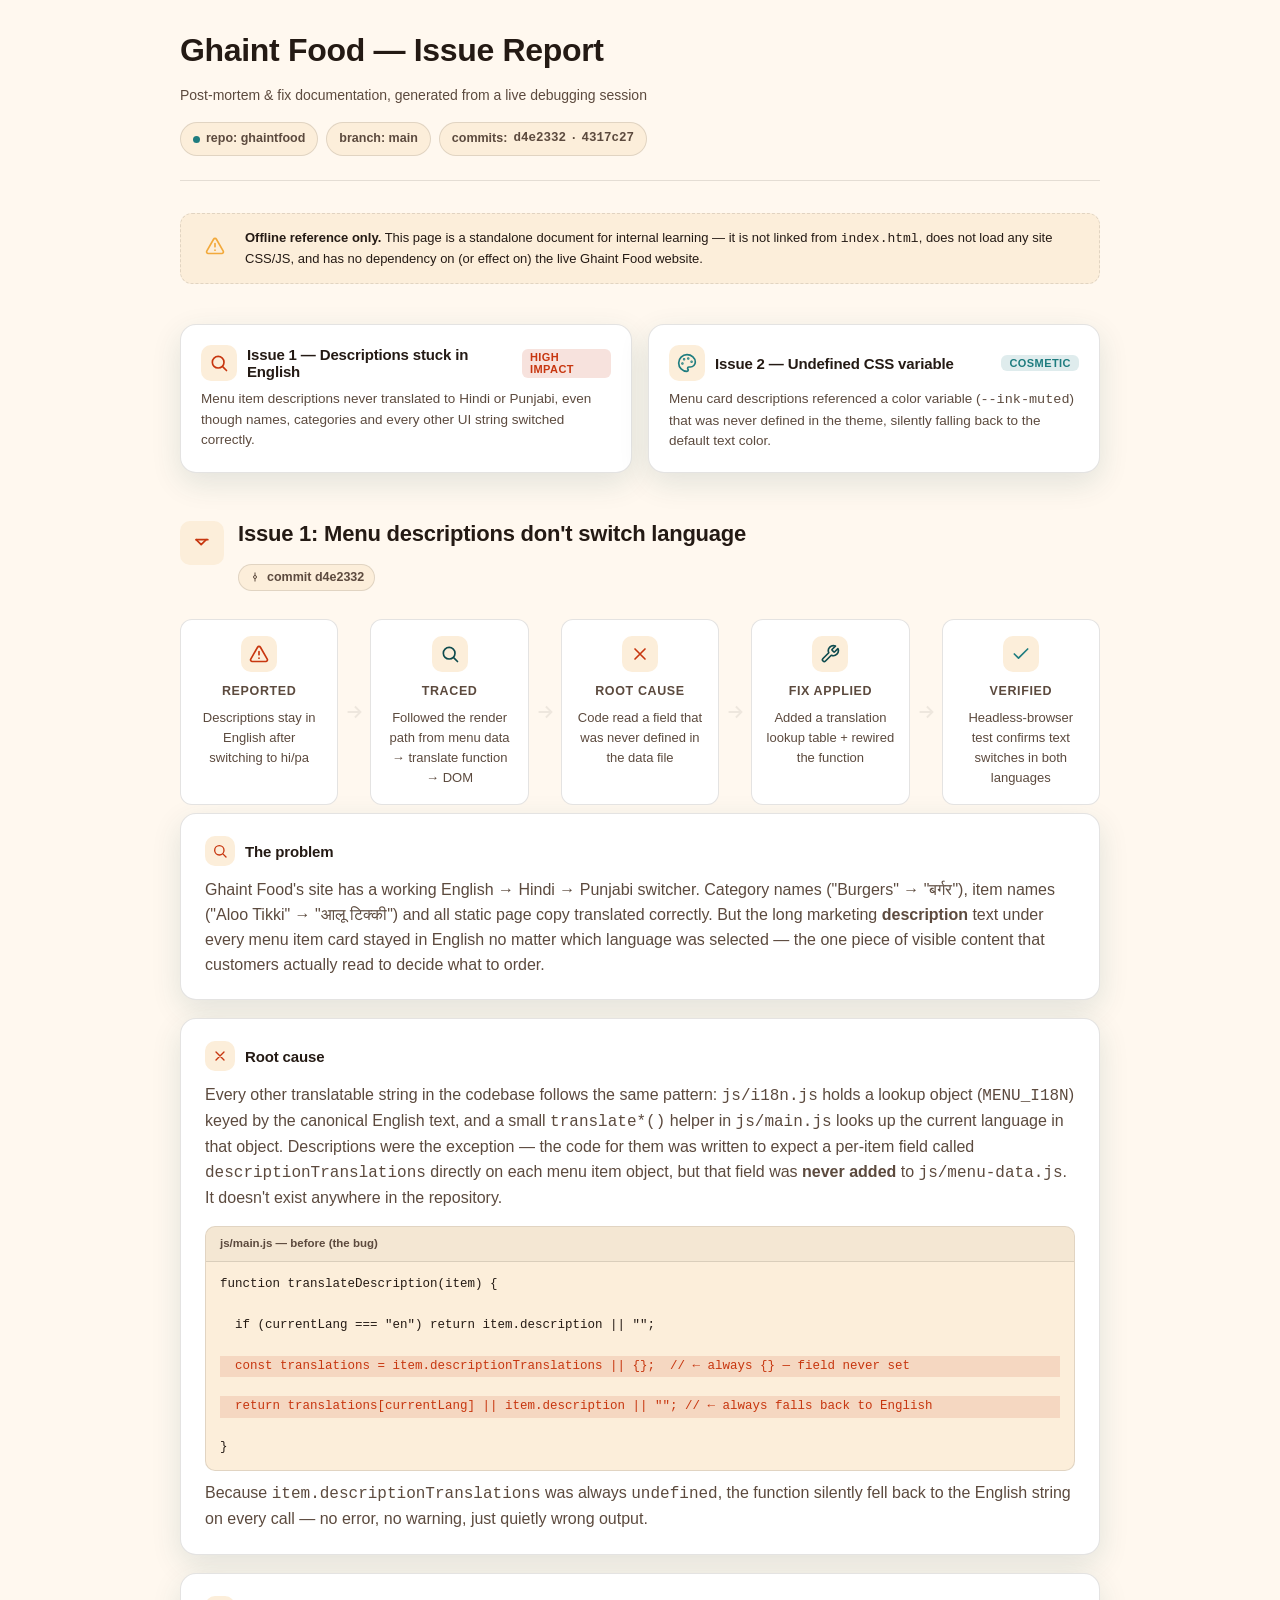
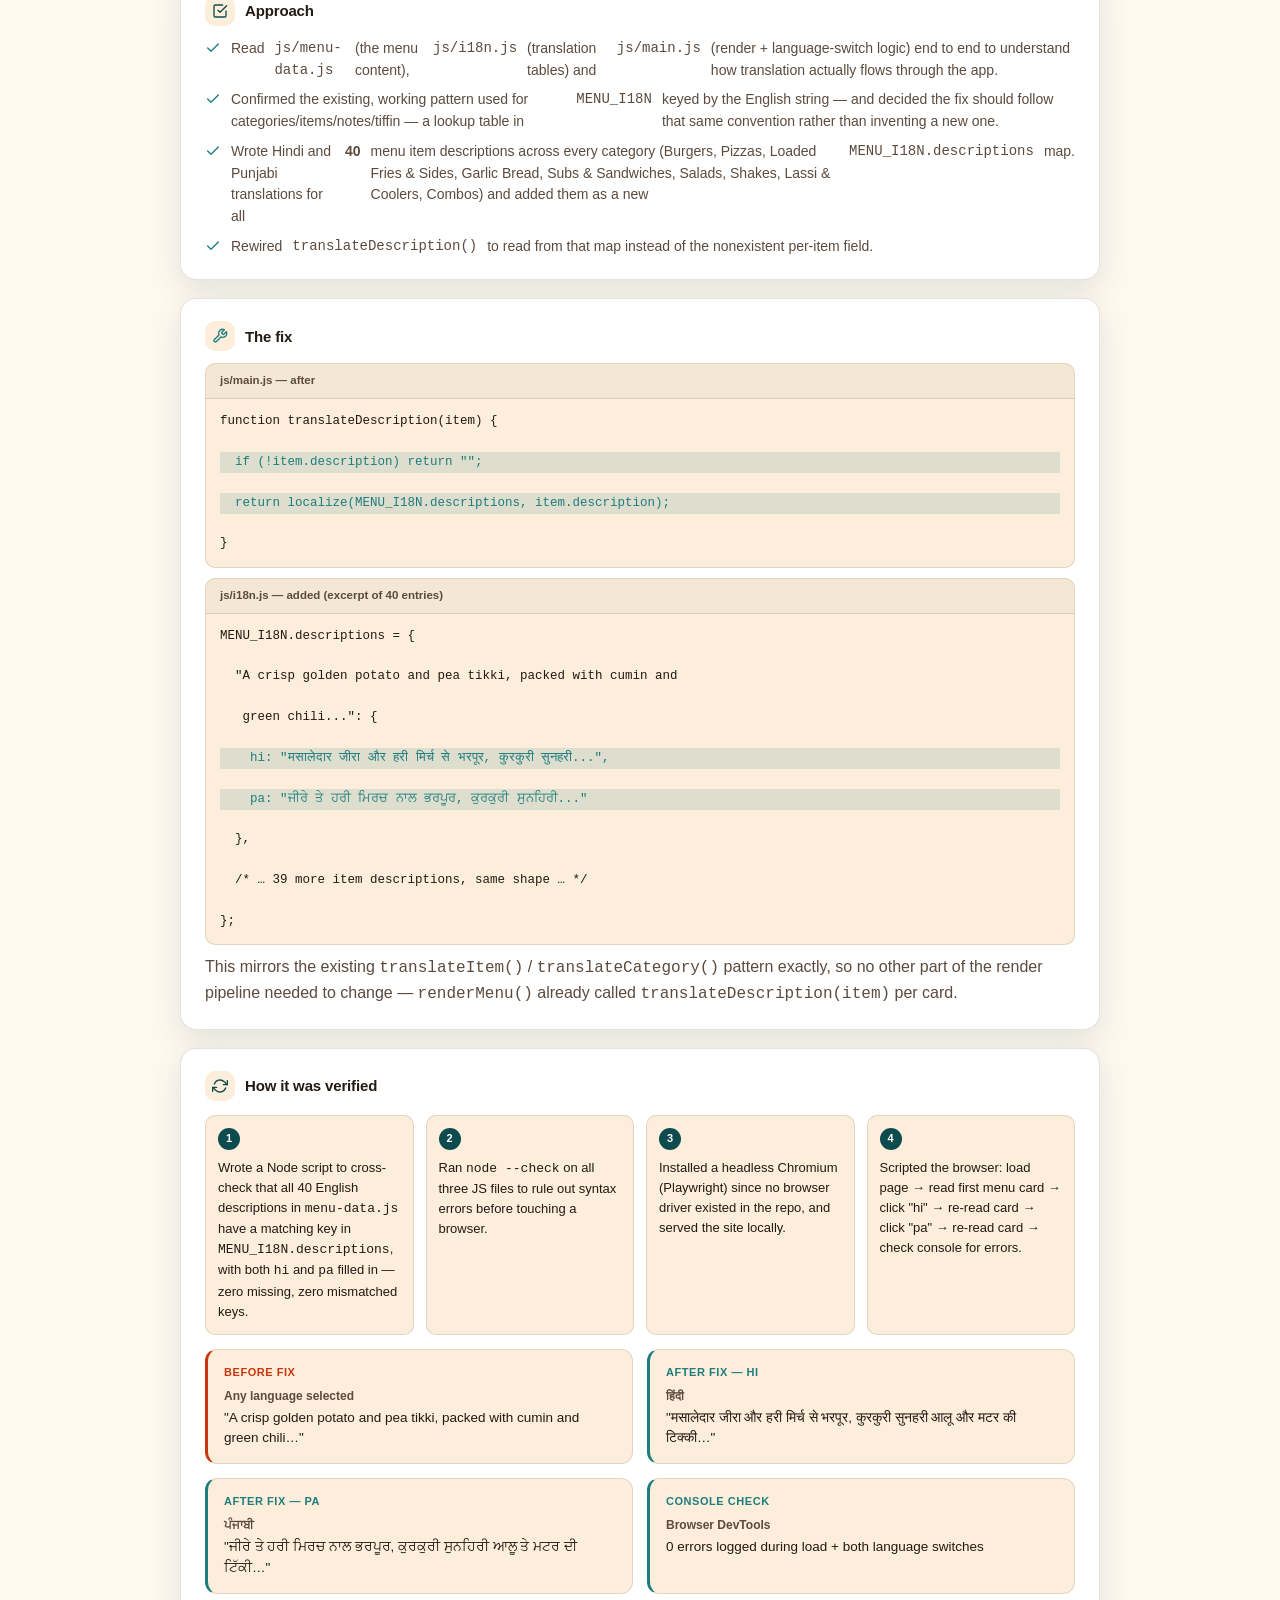
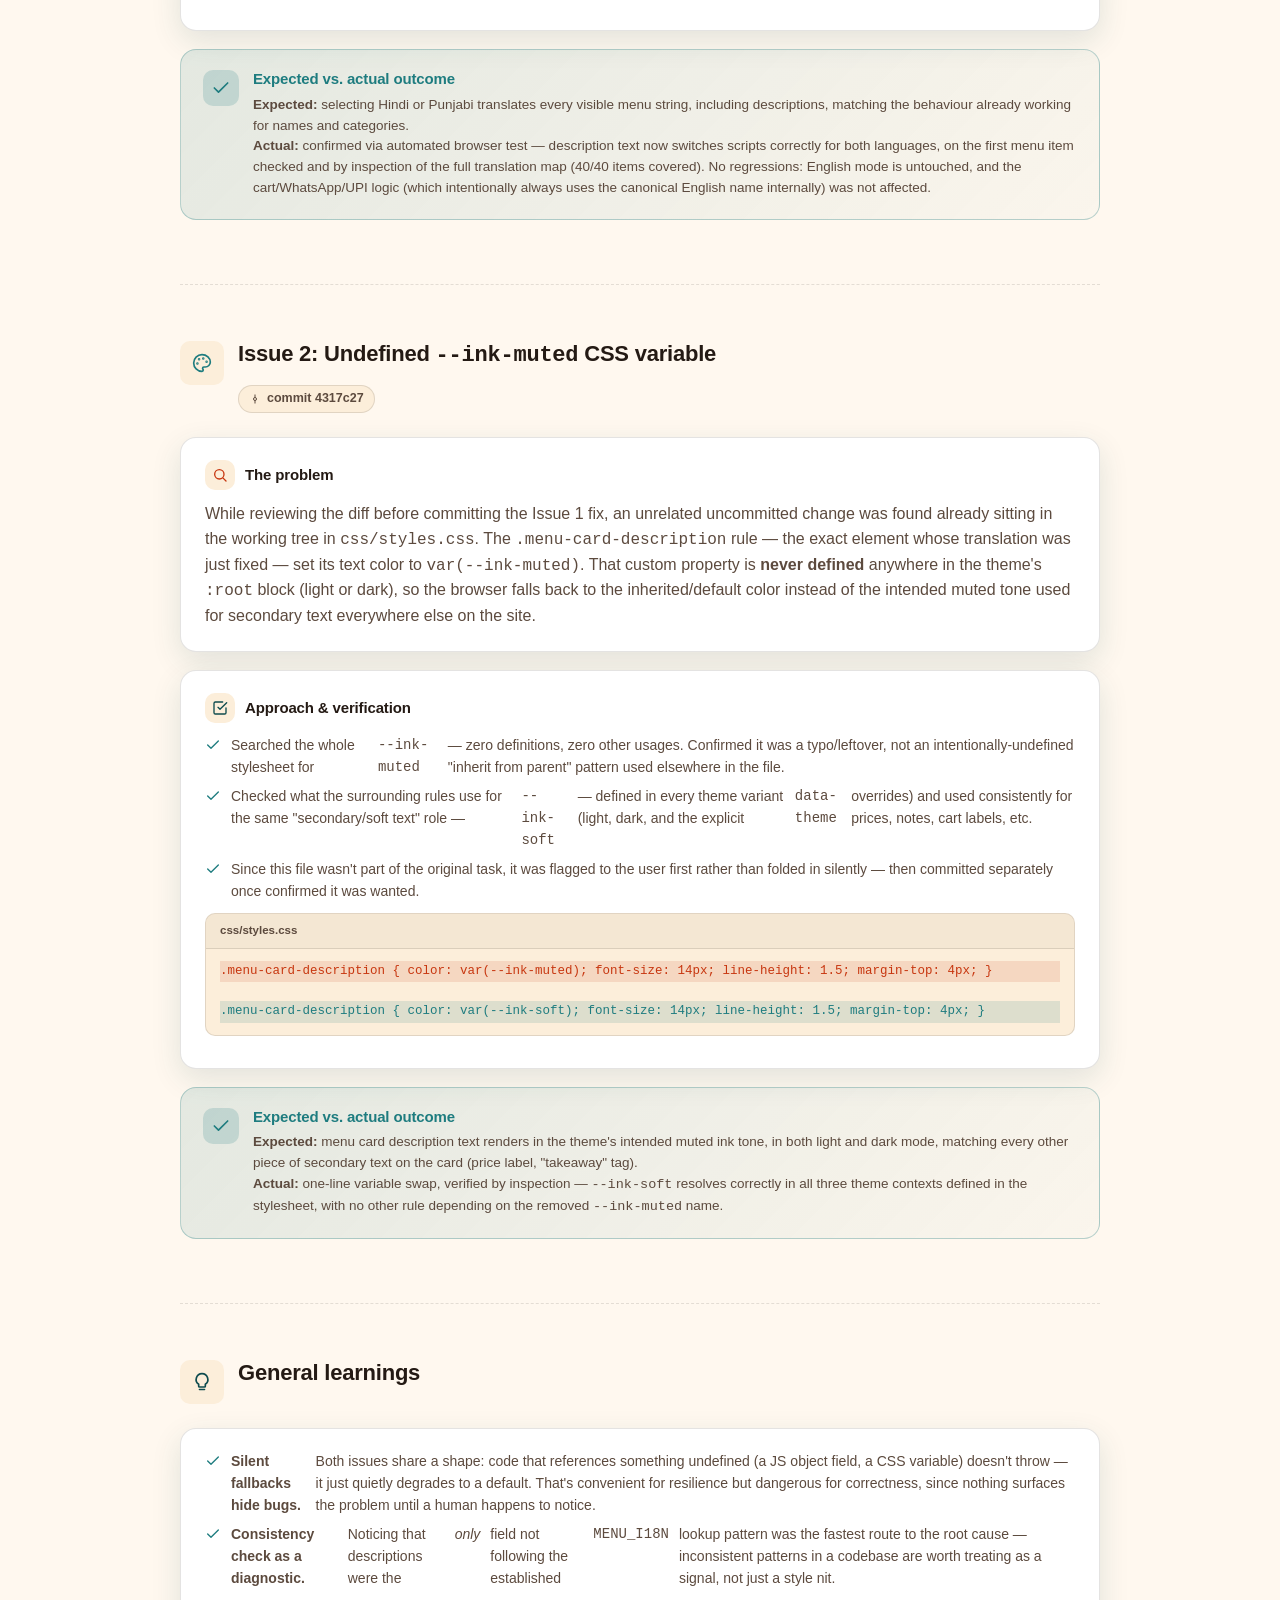
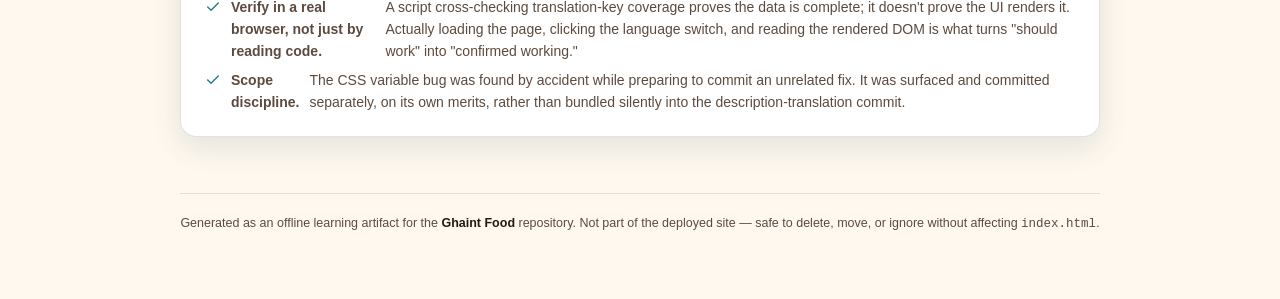
<file: Issues and Learnings from Commits/d4e2332_20260705-0322__4317c27_20260705-0327.html>
<!DOCTYPE html>
<html lang="en">
<head>
<meta charset="UTF-8">
<meta name="viewport" content="width=device-width, initial-scale=1.0">
<title>Issue Report — Menu Description Translations &amp; CSS Variable Fix</title>
<meta name="description" content="Offline reference: root cause, approach and verification for commits d4e2332 and 4317c27 on the Ghaint Food site.">
<style>
  :root{
    --bg:#FFF8EF; --bg-alt:#FCEEDA; --surface:#FFFFFF; --ink:#241A14; --ink-soft:#5C4A3E;
    --teal:#0E4B4E; --teal-dark:#083234; --teal-light:#1E7C7F;
    --chili:#E8491D; --chili-dark:#C7360F; --gold:#F2A93B;
    --border:rgba(36,26,20,0.12); --shadow:0 10px 30px rgba(14,75,78,0.12);
    --radius:16px; --mono: ui-monospace, SFMono-Regular, Menlo, Consolas, monospace;
    --bad:#C7360F; --good:#1E7C7F;
  }
  @media (prefers-color-scheme: dark){
    :root:not([data-theme="light"]){
      --bg:#14100B; --bg-alt:#1D1712; --surface:#221B15; --ink:#F3EAE0; --ink-soft:#C9BBAA;
      --teal:#4FC3C6; --chili-dark:#FF7A4D; --border:rgba(255,255,255,0.14);
      --shadow:0 10px 30px rgba(0,0,0,0.5); --good:#4FC3C6;
    }
  }
  :root[data-theme="dark"]{
    --bg:#14100B; --bg-alt:#1D1712; --surface:#221B15; --ink:#F3EAE0; --ink-soft:#C9BBAA;
    --teal:#4FC3C6; --chili-dark:#FF7A4D; --border:rgba(255,255,255,0.14);
    --shadow:0 10px 30px rgba(0,0,0,0.5); --good:#4FC3C6;
  }
  :root[data-theme="light"]{
    --bg:#FFF8EF; --bg-alt:#FCEEDA; --surface:#FFFFFF; --ink:#241A14; --ink-soft:#5C4A3E;
    --teal:#0E4B4E; --chili-dark:#C7360F; --border:rgba(36,26,20,0.12);
    --shadow:0 10px 30px rgba(14,75,78,0.12); --good:#1E7C7F;
  }
  *{box-sizing:border-box;}
  html{scroll-behavior:smooth;}
  body{
    margin:0; background:var(--bg); color:var(--ink);
    font-family:-apple-system,BlinkMacSystemFont,"Segoe UI",Roboto,Helvetica,Arial,sans-serif;
    line-height:1.55; -webkit-font-smoothing:antialiased;
  }
  .wrap{max-width:960px; margin:0 auto; padding:32px 20px 80px;}
  h1,h2,h3{margin:0 0 .5em; line-height:1.15; letter-spacing:-0.01em;}
  p{margin:0 0 1em; color:var(--ink-soft);}
  a{color:var(--teal);}
  code, .mono{font-family:var(--mono);}

  /* ---- header ---- */
  header.top{
    display:flex; flex-wrap:wrap; gap:16px; align-items:center; justify-content:space-between;
    padding-bottom:24px; border-bottom:1px solid var(--border); margin-bottom:32px;
  }
  .top-title h1{font-size:clamp(22px,3.4vw,32px);}
  .top-title p{margin:4px 0 0; font-size:14px;}
  .meta-pills{display:flex; gap:8px; flex-wrap:wrap;}
  .pill{
    display:inline-flex; align-items:center; gap:6px; padding:6px 12px; border-radius:999px;
    background:var(--bg-alt); border:1px solid var(--border); font-size:12.5px; font-weight:600;
    color:var(--ink-soft); white-space:nowrap;
  }
  .pill .dot{width:7px; height:7px; border-radius:50%; background:var(--good);}

  /* ---- summary cards ---- */
  .summary-grid{display:grid; grid-template-columns:repeat(2,1fr); gap:16px; margin-bottom:48px;}
  @media (max-width:680px){.summary-grid{grid-template-columns:1fr;}}
  .summary-card{
    background:var(--surface); border:1px solid var(--border); border-radius:var(--radius);
    padding:20px; box-shadow:var(--shadow);
  }
  .summary-card .icon-badge{background:var(--bg-alt);}
  .summary-card h3{font-size:15px; display:flex; align-items:center; gap:10px;}
  .summary-card p{font-size:13.5px; margin-bottom:0;}
  .sev{display:inline-block; font-size:11px; font-weight:700; text-transform:uppercase; letter-spacing:.04em;
    padding:2px 8px; border-radius:6px; margin-left:auto;}
  .sev.high{background:rgba(199,54,15,0.14); color:var(--chili-dark);}
  .sev.low{background:rgba(30,124,127,0.14); color:var(--good);}

  /* ---- section ---- */
  section.issue{margin-bottom:64px;}
  .issue-head{display:flex; gap:14px; align-items:flex-start; margin-bottom:24px;}
  .issue-head .icon-badge{width:44px; height:44px; flex:none;}
  .issue-head h2{font-size:22px;}
  .issue-head .commit-tag{
    display:inline-flex; align-items:center; gap:6px; font-size:12.5px; font-weight:600;
    background:var(--bg-alt); border:1px solid var(--border); padding:3px 10px; border-radius:999px;
    color:var(--ink-soft); margin-top:6px;
  }

  .icon-badge{
    width:36px; height:36px; border-radius:10px; display:flex; align-items:center; justify-content:center;
    background:var(--bg-alt); color:var(--teal); flex:none;
  }
  .icon-badge svg{width:20px; height:20px;}
  .icon-badge.bad{color:var(--chili-dark);}
  .icon-badge.good{color:var(--good);}

  /* ---- flow / infographic ---- */
  .flow{
    display:grid; grid-template-columns:repeat(5,1fr); gap:0; margin:28px 0 8px; position:relative;
  }
  @media (max-width:820px){
    .flow{grid-template-columns:1fr; gap:14px;}
    .flow .arrow{transform:rotate(90deg); margin:0 auto;}
  }
  .flow-step{
    background:var(--surface); border:1px solid var(--border); border-radius:12px; padding:16px 14px;
    text-align:center; position:relative; z-index:1;
  }
  .flow-step .icon-badge{margin:0 auto 10px;}
  .flow-step h4{font-size:12.5px; text-transform:uppercase; letter-spacing:.05em; color:var(--ink-soft); margin:0 0 6px; font-weight:700;}
  .flow-step p{font-size:13px; margin:0;}
  .arrow{display:flex; align-items:center; justify-content:center; color:var(--border); z-index:0;}
  .arrow svg{width:22px; height:22px; opacity:.6;}
  @media (max-width:820px){ .flow-step{padding:14px;} }
  @media (min-width:821px){
    .flow{grid-template-columns: 1fr 32px 1fr 32px 1fr 32px 1fr 32px 1fr;}
  }

  /* ---- panels: problem / cause / fix / result ---- */
  .panel{
    background:var(--surface); border:1px solid var(--border); border-radius:var(--radius);
    padding:22px 24px; margin-bottom:18px; box-shadow:var(--shadow);
  }
  .panel h3{font-size:15px; display:flex; align-items:center; gap:10px; margin-bottom:12px;}
  .panel h3 .icon-badge{width:30px; height:30px;}
  .panel h3 .icon-badge svg{width:16px; height:16px;}
  .panel p:last-child{margin-bottom:0;}
  .panel ul{margin:0 0 0 0; padding-left:0;}
  .panel li{
    display:flex; gap:10px; align-items:flex-start; font-size:14px; color:var(--ink-soft); margin-bottom:8px;
  }
  .panel li:last-child{margin-bottom:0;}
  .panel li svg{width:16px; height:16px; flex:none; margin-top:2px; color:var(--good);}

  /* ---- code blocks ---- */
  .code-diff{
    background:var(--bg-alt); border:1px solid var(--border); border-radius:10px; overflow:hidden;
    font-size:12.5px; margin:10px 0;
  }
  .code-diff .file{
    padding:8px 14px; font-weight:700; font-size:11.5px; color:var(--ink-soft);
    border-bottom:1px solid var(--border); background:rgba(0,0,0,0.03);
  }
  .code-diff pre{margin:0; padding:12px 14px; overflow-x:auto; white-space:pre;}
  .code-diff .line{display:block; padding:1px 0;}
  .code-diff .del{background:rgba(199,54,15,0.12); color:var(--chili-dark);}
  .code-diff .add{background:rgba(30,124,127,0.14); color:var(--good);}

  /* ---- before/after compare ---- */
  .compare{display:grid; grid-template-columns:1fr 1fr; gap:14px; margin:14px 0;}
  @media (max-width:680px){.compare{grid-template-columns:1fr;}}
  .compare .card{
    border:1px solid var(--border); border-radius:12px; padding:14px 16px; background:var(--bg-alt);
  }
  .compare .card.before{border-left:3px solid var(--chili-dark);}
  .compare .card.after{border-left:3px solid var(--good);}
  .compare .tag{font-size:11px; font-weight:700; text-transform:uppercase; letter-spacing:.05em; margin-bottom:6px; display:block;}
  .compare .before .tag{color:var(--chili-dark);}
  .compare .after .tag{color:var(--good);}
  .compare .lang{font-size:12px; font-weight:700; color:var(--ink-soft); margin-bottom:2px;}
  .compare .text{font-size:13.5px;}

  /* ---- verification steps ---- */
  .verify-grid{display:grid; grid-template-columns:repeat(4,1fr); gap:12px; margin:14px 0;}
  @media (max-width:780px){.verify-grid{grid-template-columns:repeat(2,1fr);}}
  @media (max-width:480px){.verify-grid{grid-template-columns:1fr;}}
  .verify-item{
    border:1px solid var(--border); border-radius:10px; padding:12px; background:var(--bg-alt); font-size:13px;
  }
  .verify-item .n{
    display:inline-flex; align-items:center; justify-content:center; width:22px; height:22px; border-radius:50%;
    background:var(--teal); color:#fff; font-size:11px; font-weight:700; margin-bottom:8px;
  }

  /* ---- outcome banner ---- */
  .outcome{
    display:flex; gap:14px; align-items:flex-start; border-radius:var(--radius); padding:20px 22px;
    background:linear-gradient(135deg, rgba(30,124,127,0.12), rgba(30,124,127,0.02));
    border:1px solid rgba(30,124,127,0.3);
  }
  .outcome .icon-badge{background:rgba(30,124,127,0.18); color:var(--good);}
  .outcome h3{color:var(--good); font-size:15px;}
  .outcome p{margin-bottom:0; font-size:13.5px;}

  hr.divider{border:none; border-top:1px dashed var(--border); margin:56px 0;}

  footer{
    margin-top:56px; padding-top:20px; border-top:1px solid var(--border);
    font-size:12.5px; color:var(--ink-soft); text-align:center;
  }
  footer strong{color:var(--ink);}

  .scope-note{
    display:flex; gap:12px; align-items:flex-start; background:var(--bg-alt); border:1px dashed var(--border);
    border-radius:12px; padding:14px 16px; margin-bottom:40px; font-size:13px;
  }
  .scope-note .icon-badge{background:transparent; color:var(--gold, var(--chili-dark));}
</style>
</head>
<body>
<div class="wrap">

  <header class="top">
    <div class="top-title">
      <h1>Ghaint Food — Issue Report</h1>
      <p>Post-mortem &amp; fix documentation, generated from a live debugging session</p>
    </div>
    <div class="meta-pills">
      <span class="pill"><span class="dot"></span> repo: ghaintfood</span>
      <span class="pill">branch: main</span>
      <span class="pill">commits: <span class="mono">d4e2332</span> · <span class="mono">4317c27</span></span>
    </div>
  </header>

  <div class="scope-note">
    <div class="icon-badge">
      <svg viewBox="0 0 24 24" fill="none" stroke="currentColor" stroke-width="2" stroke-linecap="round" stroke-linejoin="round"><path d="M12 9v4M12 17h.01M10.29 3.86l-8.18 14.19A2 2 0 0 0 3.82 21h16.36a2 2 0 0 0 1.71-2.95L13.71 3.86a2 2 0 0 0-3.42 0z"/></svg>
    </div>
    <div>
      <strong>Offline reference only.</strong> This page is a standalone document for internal learning — it is not linked from
      <span class="mono">index.html</span>, does not load any site CSS/JS, and has no dependency on (or effect on) the live Ghaint Food website.
    </div>
  </div>

  <!-- ============ SUMMARY ============ -->
  <div class="summary-grid">
    <div class="summary-card">
      <h3>
        <span class="icon-badge bad">
          <svg viewBox="0 0 24 24" fill="none" stroke="currentColor" stroke-width="2" stroke-linecap="round" stroke-linejoin="round"><circle cx="11" cy="11" r="7"/><path d="M21 21l-4.35-4.35"/></svg>
        </span>
        Issue 1 — Descriptions stuck in English
        <span class="sev high">High impact</span>
      </h3>
      <p>Menu item descriptions never translated to Hindi or Punjabi, even though names, categories and every other UI string switched correctly.</p>
    </div>
    <div class="summary-card">
      <h3>
        <span class="icon-badge good">
          <svg viewBox="0 0 24 24" fill="none" stroke="currentColor" stroke-width="2" stroke-linecap="round" stroke-linejoin="round"><circle cx="13.5" cy="6.5" r=".5" fill="currentColor"/><circle cx="17.5" cy="10.5" r=".5" fill="currentColor"/><circle cx="8.5" cy="7.5" r=".5" fill="currentColor"/><circle cx="6.5" cy="12.5" r=".5" fill="currentColor"/><path d="M12 2C6.5 2 2 6.5 2 12s4.5 10 10 10c.9 0 1.5-.7 1.5-1.5 0-.4-.2-.8-.4-1.1-.2-.3-.4-.7-.4-1.1 0-.8.7-1.5 1.5-1.5H16c3.3 0 6-2.7 6-6 0-4.5-4.5-8.8-10-8.8z"/></svg>
        </span>
        Issue 2 — Undefined CSS variable
        <span class="sev low">Cosmetic</span>
      </h3>
      <p>Menu card descriptions referenced a color variable (<span class="mono">--ink-muted</span>) that was never defined in the theme, silently falling back to the default text color.</p>
    </div>
  </div>

  <!-- ============ ISSUE 1 ============ -->
  <section class="issue" id="issue-1">
    <div class="issue-head">
      <span class="icon-badge bad" style="width:44px;height:44px;">
        <svg viewBox="0 0 24 24" fill="none" stroke="currentColor" stroke-width="2" stroke-linecap="round" stroke-linejoin="round"><path d="M5 8l6 6 6-6"/><path d="M5 8h14"/></svg>
      </span>
      <div>
        <h2>Issue 1: Menu descriptions don't switch language</h2>
        <span class="commit-tag">
          <svg viewBox="0 0 24 24" width="12" height="12" fill="none" stroke="currentColor" stroke-width="2"><circle cx="12" cy="12" r="3"/><path d="M12 3v6M12 15v6"/></svg>
          commit d4e2332
        </span>
      </div>
    </div>

    <!-- flow infographic -->
    <div class="flow">
      <div class="flow-step">
        <span class="icon-badge bad">
          <svg viewBox="0 0 24 24" fill="none" stroke="currentColor" stroke-width="2" stroke-linecap="round" stroke-linejoin="round"><path d="M12 9v4M12 17h.01M10.29 3.86l-8.18 14.19A2 2 0 0 0 3.82 21h16.36a2 2 0 0 0 1.71-2.95L13.71 3.86a2 2 0 0 0-3.42 0z"/></svg>
        </span>
        <h4>Reported</h4>
        <p>Descriptions stay in English after switching to hi/pa</p>
      </div>
      <div class="arrow"><svg viewBox="0 0 24 24" fill="none" stroke="currentColor" stroke-width="2"><path d="M5 12h14M13 6l6 6-6 6"/></svg></div>
      <div class="flow-step">
        <span class="icon-badge">
          <svg viewBox="0 0 24 24" fill="none" stroke="currentColor" stroke-width="2" stroke-linecap="round" stroke-linejoin="round"><circle cx="11" cy="11" r="7"/><path d="M21 21l-4.35-4.35"/></svg>
        </span>
        <h4>Traced</h4>
        <p>Followed the render path from menu data → translate function → DOM</p>
      </div>
      <div class="arrow"><svg viewBox="0 0 24 24" fill="none" stroke="currentColor" stroke-width="2"><path d="M5 12h14M13 6l6 6-6 6"/></svg></div>
      <div class="flow-step">
        <span class="icon-badge bad">
          <svg viewBox="0 0 24 24" fill="none" stroke="currentColor" stroke-width="2" stroke-linecap="round" stroke-linejoin="round"><path d="M18 6L6 18M6 6l12 12"/></svg>
        </span>
        <h4>Root cause</h4>
        <p>Code read a field that was never defined in the data file</p>
      </div>
      <div class="arrow"><svg viewBox="0 0 24 24" fill="none" stroke="currentColor" stroke-width="2"><path d="M5 12h14M13 6l6 6-6 6"/></svg></div>
      <div class="flow-step">
        <span class="icon-badge">
          <svg viewBox="0 0 24 24" fill="none" stroke="currentColor" stroke-width="2" stroke-linecap="round" stroke-linejoin="round"><path d="M14.7 6.3a1 1 0 000 1.4l1.6 1.6a1 1 0 001.4 0l3.77-3.77a6 6 0 01-7.94 7.94l-6.91 6.91a2.12 2.12 0 01-3-3l6.91-6.91a6 6 0 017.94-7.94l-3.76 3.76z"/></svg>
        </span>
        <h4>Fix applied</h4>
        <p>Added a translation lookup table + rewired the function</p>
      </div>
      <div class="arrow"><svg viewBox="0 0 24 24" fill="none" stroke="currentColor" stroke-width="2"><path d="M5 12h14M13 6l6 6-6 6"/></svg></div>
      <div class="flow-step">
        <span class="icon-badge good">
          <svg viewBox="0 0 24 24" fill="none" stroke="currentColor" stroke-width="2" stroke-linecap="round" stroke-linejoin="round"><path d="M20 6L9 17l-5-5"/></svg>
        </span>
        <h4>Verified</h4>
        <p>Headless-browser test confirms text switches in both languages</p>
      </div>
    </div>

    <!-- Problem -->
    <div class="panel">
      <h3>
        <span class="icon-badge bad"><svg viewBox="0 0 24 24" fill="none" stroke="currentColor" stroke-width="2" stroke-linecap="round" stroke-linejoin="round"><circle cx="11" cy="11" r="7"/><path d="M21 21l-4.35-4.35"/></svg></span>
        The problem
      </h3>
      <p>
        Ghaint Food's site has a working English → Hindi → Punjabi switcher. Category names ("Burgers" → "बर्गर"), item
        names ("Aloo Tikki" → "आलू टिक्की") and all static page copy translated correctly. But the long marketing
        <strong>description</strong> text under every menu item card stayed in English no matter which language was selected —
        the one piece of visible content that customers actually read to decide what to order.
      </p>
    </div>

    <!-- Root cause -->
    <div class="panel">
      <h3>
        <span class="icon-badge bad"><svg viewBox="0 0 24 24" fill="none" stroke="currentColor" stroke-width="2" stroke-linecap="round" stroke-linejoin="round"><path d="M18 6L6 18M6 6l12 12"/></svg></span>
        Root cause
      </h3>
      <p>
        Every other translatable string in the codebase follows the same pattern: <span class="mono">js/i18n.js</span> holds a
        lookup object (<span class="mono">MENU_I18N</span>) keyed by the canonical English text, and a small
        <span class="mono">translate*()</span> helper in <span class="mono">js/main.js</span> looks up the current language in
        that object. Descriptions were the exception — the code for them was written to expect a per-item field called
        <span class="mono">descriptionTranslations</span> directly on each menu item object, but that field was
        <strong>never added</strong> to <span class="mono">js/menu-data.js</span>. It doesn't exist anywhere in the repository.
      </p>
      <div class="code-diff">
        <div class="file">js/main.js — before (the bug)</div>
        <pre><span class="line">function translateDescription(item) {</span>
<span class="line">  if (currentLang === "en") return item.description || "";</span>
<span class="line del">  const translations = item.descriptionTranslations || {};  // ← always {} — field never set</span>
<span class="line del">  return translations[currentLang] || item.description || ""; // ← always falls back to English</span>
<span class="line">}</span></pre>
      </div>
      <p>Because <span class="mono">item.descriptionTranslations</span> was always <span class="mono">undefined</span>, the function silently fell back to the English string on every call — no error, no warning, just quietly wrong output.</p>
    </div>

    <!-- Approach -->
    <div class="panel">
      <h3>
        <span class="icon-badge"><svg viewBox="0 0 24 24" fill="none" stroke="currentColor" stroke-width="2" stroke-linecap="round" stroke-linejoin="round"><path d="M9 11l3 3L22 4"/><path d="M21 12v7a2 2 0 01-2 2H5a2 2 0 01-2-2V5a2 2 0 012-2h11"/></svg></span>
        Approach
      </h3>
      <ul>
        <li>
          <svg viewBox="0 0 24 24" fill="none" stroke="currentColor" stroke-width="2" stroke-linecap="round" stroke-linejoin="round"><path d="M20 6L9 17l-5-5"/></svg>
          Read <span class="mono">js/menu-data.js</span> (the menu content), <span class="mono">js/i18n.js</span> (translation tables) and <span class="mono">js/main.js</span> (render + language-switch logic) end to end to understand how translation actually flows through the app.
        </li>
        <li>
          <svg viewBox="0 0 24 24" fill="none" stroke="currentColor" stroke-width="2" stroke-linecap="round" stroke-linejoin="round"><path d="M20 6L9 17l-5-5"/></svg>
          Confirmed the existing, working pattern used for categories/items/notes/tiffin — a lookup table in <span class="mono">MENU_I18N</span> keyed by the English string — and decided the fix should follow that same convention rather than inventing a new one.
        </li>
        <li>
          <svg viewBox="0 0 24 24" fill="none" stroke="currentColor" stroke-width="2" stroke-linecap="round" stroke-linejoin="round"><path d="M20 6L9 17l-5-5"/></svg>
          Wrote Hindi and Punjabi translations for all <strong>40</strong> menu item descriptions across every category (Burgers, Pizzas, Loaded Fries &amp; Sides, Garlic Bread, Subs &amp; Sandwiches, Salads, Shakes, Lassi &amp; Coolers, Combos) and added them as a new <span class="mono">MENU_I18N.descriptions</span> map.
        </li>
        <li>
          <svg viewBox="0 0 24 24" fill="none" stroke="currentColor" stroke-width="2" stroke-linecap="round" stroke-linejoin="round"><path d="M20 6L9 17l-5-5"/></svg>
          Rewired <span class="mono">translateDescription()</span> to read from that map instead of the nonexistent per-item field.
        </li>
      </ul>
    </div>

    <!-- Fix / before-after -->
    <div class="panel">
      <h3>
        <span class="icon-badge good"><svg viewBox="0 0 24 24" fill="none" stroke="currentColor" stroke-width="2" stroke-linecap="round" stroke-linejoin="round"><path d="M14.7 6.3a1 1 0 000 1.4l1.6 1.6a1 1 0 001.4 0l3.77-3.77a6 6 0 01-7.94 7.94l-6.91 6.91a2.12 2.12 0 01-3-3l6.91-6.91a6 6 0 017.94-7.94l-3.76 3.76z"/></svg></span>
        The fix
      </h3>
      <div class="code-diff">
        <div class="file">js/main.js — after</div>
        <pre><span class="line">function translateDescription(item) {</span>
<span class="line add">  if (!item.description) return "";</span>
<span class="line add">  return localize(MENU_I18N.descriptions, item.description);</span>
<span class="line">}</span></pre>
      </div>
      <div class="code-diff">
        <div class="file">js/i18n.js — added (excerpt of 40 entries)</div>
        <pre><span class="line">MENU_I18N.descriptions = {</span>
<span class="line">  "A crisp golden potato and pea tikki, packed with cumin and</span>
<span class="line">   green chili...": {</span>
<span class="line add">    hi: "मसालेदार जीरा और हरी मिर्च से भरपूर, कुरकुरी सुनहरी...",</span>
<span class="line add">    pa: "ਜੀਰੇ ਤੇ ਹਰੀ ਮਿਰਚ ਨਾਲ ਭਰਪੂਰ, ਕੁਰਕੁਰੀ ਸੁਨਹਿਰੀ..."</span>
<span class="line">  },</span>
<span class="line">  /* … 39 more item descriptions, same shape … */</span>
<span class="line">};</span></pre>
      </div>
      <p>This mirrors the existing <span class="mono">translateItem()</span> / <span class="mono">translateCategory()</span> pattern exactly, so no other part of the render pipeline needed to change — <span class="mono">renderMenu()</span> already called <span class="mono">translateDescription(item)</span> per card.</p>
    </div>

    <!-- Verification -->
    <div class="panel">
      <h3>
        <span class="icon-badge"><svg viewBox="0 0 24 24" fill="none" stroke="currentColor" stroke-width="2" stroke-linecap="round" stroke-linejoin="round"><path d="M23 4v6h-6M1 20v-6h6"/><path d="M3.51 9a9 9 0 0114.85-3.36L23 10M1 14l4.64 4.36A9 9 0 0020.49 15"/></svg></span>
        How it was verified
      </h3>
      <div class="verify-grid">
        <div class="verify-item"><span class="n">1</span><br>Wrote a Node script to cross-check that all 40 English descriptions in <span class="mono">menu-data.js</span> have a matching key in <span class="mono">MENU_I18N.descriptions</span>, with both <span class="mono">hi</span> and <span class="mono">pa</span> filled in — zero missing, zero mismatched keys.</div>
        <div class="verify-item"><span class="n">2</span><br>Ran <span class="mono">node --check</span> on all three JS files to rule out syntax errors before touching a browser.</div>
        <div class="verify-item"><span class="n">3</span><br>Installed a headless Chromium (Playwright) since no browser driver existed in the repo, and served the site locally.</div>
        <div class="verify-item"><span class="n">4</span><br>Scripted the browser: load page → read first menu card → click "hi" → re-read card → click "pa" → re-read card → check console for errors.</div>
      </div>
      <div class="compare">
        <div class="card before">
          <span class="tag">Before fix</span>
          <div class="lang">Any language selected</div>
          <div class="text">"A crisp golden potato and pea tikki, packed with cumin and green chili…"</div>
        </div>
        <div class="card after">
          <span class="tag">After fix — hi</span>
          <div class="lang">हिंदी</div>
          <div class="text">"मसालेदार जीरा और हरी मिर्च से भरपूर, कुरकुरी सुनहरी आलू और मटर की टिक्की…"</div>
        </div>
      </div>
      <div class="compare">
        <div class="card after">
          <span class="tag">After fix — pa</span>
          <div class="lang">ਪੰਜਾਬੀ</div>
          <div class="text">"ਜੀਰੇ ਤੇ ਹਰੀ ਮਿਰਚ ਨਾਲ ਭਰਪੂਰ, ਕੁਰਕੁਰੀ ਸੁਨਹਿਰੀ ਆਲੂ ਤੇ ਮਟਰ ਦੀ ਟਿੱਕੀ…"</div>
        </div>
        <div class="card after">
          <span class="tag">Console check</span>
          <div class="lang">Browser DevTools</div>
          <div class="text">0 errors logged during load + both language switches</div>
        </div>
      </div>
    </div>

    <!-- Outcome -->
    <div class="outcome">
      <span class="icon-badge">
        <svg viewBox="0 0 24 24" fill="none" stroke="currentColor" stroke-width="2" stroke-linecap="round" stroke-linejoin="round"><path d="M20 6L9 17l-5-5"/></svg>
      </span>
      <div>
        <h3>Expected vs. actual outcome</h3>
        <p>
          <strong>Expected:</strong> selecting Hindi or Punjabi translates every visible menu string, including descriptions,
          matching the behaviour already working for names and categories.<br>
          <strong>Actual:</strong> confirmed via automated browser test — description text now switches scripts correctly
          for both languages, on the first menu item checked and by inspection of the full translation map (40/40 items covered).
          No regressions: English mode is untouched, and the cart/WhatsApp/UPI logic (which intentionally always uses the
          canonical English name internally) was not affected.
        </p>
      </div>
    </div>
  </section>

  <hr class="divider">

  <!-- ============ ISSUE 2 ============ -->
  <section class="issue" id="issue-2">
    <div class="issue-head">
      <span class="icon-badge good" style="width:44px;height:44px;">
        <svg viewBox="0 0 24 24" fill="none" stroke="currentColor" stroke-width="2" stroke-linecap="round" stroke-linejoin="round"><circle cx="13.5" cy="6.5" r=".5" fill="currentColor"/><circle cx="17.5" cy="10.5" r=".5" fill="currentColor"/><circle cx="8.5" cy="7.5" r=".5" fill="currentColor"/><circle cx="6.5" cy="12.5" r=".5" fill="currentColor"/><path d="M12 2C6.5 2 2 6.5 2 12s4.5 10 10 10c.9 0 1.5-.7 1.5-1.5 0-.4-.2-.8-.4-1.1-.2-.3-.4-.7-.4-1.1 0-.8.7-1.5 1.5-1.5H16c3.3 0 6-2.7 6-6 0-4.5-4.5-8.8-10-8.8z"/></svg>
      </span>
      <div>
        <h2>Issue 2: Undefined <span class="mono">--ink-muted</span> CSS variable</h2>
        <span class="commit-tag">
          <svg viewBox="0 0 24 24" width="12" height="12" fill="none" stroke="currentColor" stroke-width="2"><circle cx="12" cy="12" r="3"/><path d="M12 3v6M12 15v6"/></svg>
          commit 4317c27
        </span>
      </div>
    </div>

    <div class="panel">
      <h3>
        <span class="icon-badge bad"><svg viewBox="0 0 24 24" fill="none" stroke="currentColor" stroke-width="2" stroke-linecap="round" stroke-linejoin="round"><circle cx="11" cy="11" r="7"/><path d="M21 21l-4.35-4.35"/></svg></span>
        The problem
      </h3>
      <p>
        While reviewing the diff before committing the Issue&nbsp;1 fix, an unrelated uncommitted change was found already sitting
        in the working tree in <span class="mono">css/styles.css</span>. The <span class="mono">.menu-card-description</span>
        rule — the exact element whose translation was just fixed — set its text color to
        <span class="mono">var(--ink-muted)</span>. That custom property is <strong>never defined</strong> anywhere in the theme's
        <span class="mono">:root</span> block (light or dark), so the browser falls back to the inherited/default color instead of
        the intended muted tone used for secondary text everywhere else on the site.
      </p>
    </div>

    <div class="panel">
      <h3>
        <span class="icon-badge"><svg viewBox="0 0 24 24" fill="none" stroke="currentColor" stroke-width="2" stroke-linecap="round" stroke-linejoin="round"><path d="M9 11l3 3L22 4"/><path d="M21 12v7a2 2 0 01-2 2H5a2 2 0 01-2-2V5a2 2 0 012-2h11"/></svg></span>
        Approach &amp; verification
      </h3>
      <ul>
        <li>
          <svg viewBox="0 0 24 24" fill="none" stroke="currentColor" stroke-width="2" stroke-linecap="round" stroke-linejoin="round"><path d="M20 6L9 17l-5-5"/></svg>
          Searched the whole stylesheet for <span class="mono">--ink-muted</span> — zero definitions, zero other usages. Confirmed it was a typo/leftover, not an intentionally-undefined "inherit from parent" pattern used elsewhere in the file.
        </li>
        <li>
          <svg viewBox="0 0 24 24" fill="none" stroke="currentColor" stroke-width="2" stroke-linecap="round" stroke-linejoin="round"><path d="M20 6L9 17l-5-5"/></svg>
          Checked what the surrounding rules use for the same "secondary/soft text" role — <span class="mono">--ink-soft</span> — defined in every theme variant (light, dark, and the explicit <span class="mono">data-theme</span> overrides) and used consistently for prices, notes, cart labels, etc.
        </li>
        <li>
          <svg viewBox="0 0 24 24" fill="none" stroke="currentColor" stroke-width="2" stroke-linecap="round" stroke-linejoin="round"><path d="M20 6L9 17l-5-5"/></svg>
          Since this file wasn't part of the original task, it was flagged to the user first rather than folded in silently — then committed separately once confirmed it was wanted.
        </li>
      </ul>
      <div class="code-diff">
        <div class="file">css/styles.css</div>
        <pre><span class="line del">.menu-card-description { color: var(--ink-muted); font-size: 14px; line-height: 1.5; margin-top: 4px; }</span>
<span class="line add">.menu-card-description { color: var(--ink-soft); font-size: 14px; line-height: 1.5; margin-top: 4px; }</span></pre>
      </div>
    </div>

    <div class="outcome">
      <span class="icon-badge">
        <svg viewBox="0 0 24 24" fill="none" stroke="currentColor" stroke-width="2" stroke-linecap="round" stroke-linejoin="round"><path d="M20 6L9 17l-5-5"/></svg>
      </span>
      <div>
        <h3>Expected vs. actual outcome</h3>
        <p>
          <strong>Expected:</strong> menu card description text renders in the theme's intended muted ink tone, in both light and
          dark mode, matching every other piece of secondary text on the card (price label, "takeaway" tag).<br>
          <strong>Actual:</strong> one-line variable swap, verified by inspection — <span class="mono">--ink-soft</span> resolves
          correctly in all three theme contexts defined in the stylesheet, with no other rule depending on the removed
          <span class="mono">--ink-muted</span> name.
        </p>
      </div>
    </div>
  </section>

  <hr class="divider">

  <!-- ============ LEARNINGS ============ -->
  <section>
    <div class="issue-head">
      <span class="icon-badge" style="width:44px;height:44px;">
        <svg viewBox="0 0 24 24" fill="none" stroke="currentColor" stroke-width="2" stroke-linecap="round" stroke-linejoin="round"><path d="M12 2a7 7 0 00-4 12.75V17a1 1 0 001 1h6a1 1 0 001-1v-2.25A7 7 0 0012 2z"/><path d="M9 21h6"/></svg>
      </span>
      <div><h2>General learnings</h2></div>
    </div>
    <div class="panel">
      <ul>
        <li>
          <svg viewBox="0 0 24 24" fill="none" stroke="currentColor" stroke-width="2" stroke-linecap="round" stroke-linejoin="round"><path d="M20 6L9 17l-5-5"/></svg>
          <strong>Silent fallbacks hide bugs.</strong> Both issues share a shape: code that references something undefined (a JS object field, a CSS variable) doesn't throw — it just quietly degrades to a default. That's convenient for resilience but dangerous for correctness, since nothing surfaces the problem until a human happens to notice.
        </li>
        <li>
          <svg viewBox="0 0 24 24" fill="none" stroke="currentColor" stroke-width="2" stroke-linecap="round" stroke-linejoin="round"><path d="M20 6L9 17l-5-5"/></svg>
          <strong>Consistency check as a diagnostic.</strong> Noticing that descriptions were the <em>only</em> field not following the established <span class="mono">MENU_I18N</span> lookup pattern was the fastest route to the root cause — inconsistent patterns in a codebase are worth treating as a signal, not just a style nit.
        </li>
        <li>
          <svg viewBox="0 0 24 24" fill="none" stroke="currentColor" stroke-width="2" stroke-linecap="round" stroke-linejoin="round"><path d="M20 6L9 17l-5-5"/></svg>
          <strong>Verify in a real browser, not just by reading code.</strong> A script cross-checking translation-key coverage proves the data is complete; it doesn't prove the UI renders it. Actually loading the page, clicking the language switch, and reading the rendered DOM is what turns "should work" into "confirmed working."
        </li>
        <li>
          <svg viewBox="0 0 24 24" fill="none" stroke="currentColor" stroke-width="2" stroke-linecap="round" stroke-linejoin="round"><path d="M20 6L9 17l-5-5"/></svg>
          <strong>Scope discipline.</strong> The CSS variable bug was found by accident while preparing to commit an unrelated fix. It was surfaced and committed separately, on its own merits, rather than bundled silently into the description-translation commit.
        </li>
      </ul>
    </div>
  </section>

  <footer>
    Generated as an offline learning artifact for the <strong>Ghaint Food</strong> repository.
    Not part of the deployed site — safe to delete, move, or ignore without affecting <span class="mono">index.html</span>.
  </footer>

</div>
</body>
</html>
</file>
<file: css/styles.css>
/*
 * Ghaint Food — all styling for the single-page site (mobile-first, two breakpoints).
 * Component classes are grouped in the order they appear on the page; theme colors
 * live only in :root custom properties so light/dark and future rebrands touch one place.
 */
:root {
  --bg: #FFF8EF;
  --bg-alt: #FCEEDA;
  --surface: #FFFFFF;
  --ink: #241A14;
  --ink-soft: #5C4A3E;
  --teal: #0E4B4E;
  --teal-dark: #083234;
  --teal-light: #1E7C7F;
  --chili: #E8491D;
  --chili-dark: #C7360F;
  --gold: #F2A93B;
  --border: rgba(36, 26, 20, 0.1);
  --shadow: 0 10px 30px rgba(14, 75, 78, 0.12);
  --radius: 16px;
  --font-display: "Baloo 2", system-ui, sans-serif;
  --font-body: "Inter", system-ui, sans-serif;

  /* Fixed brand colors that must never shift between themes (hero/order-banner gradients, header scrim). */
  --header-bg: rgba(255, 248, 239, 0.92);
  --hero-from: #0E4B4E;
  --order-banner-end: #C7360F;
  --card-shadow: 0 2px 8px rgba(36, 26, 20, 0.04);
}

/* Dark theme: follows system preference by default, or the visitor's explicit toggle (saved in a cookie). */
@media (prefers-color-scheme: dark) {
  :root:not([data-theme="light"]) {
    --bg: #14100B;
    --bg-alt: #1D1712;
    --surface: #221B15;
    --ink: #F3EAE0;
    --ink-soft: #C9BBAA;
    --teal: #4FC3C6;
    --chili-dark: #FF7A4D;
    --border: rgba(255, 255, 255, 0.14);
    --shadow: 0 10px 30px rgba(0, 0, 0, 0.5);
    --header-bg: rgba(20, 16, 11, 0.88);
    --card-shadow: 0 2px 8px rgba(0, 0, 0, 0.35);
  }
}
:root[data-theme="dark"] {
  --bg: #14100B;
  --bg-alt: #1D1712;
  --surface: #221B15;
  --ink: #F3EAE0;
  --ink-soft: #C9BBAA;
  --teal: #4FC3C6;
  --chili-dark: #FF7A4D;
  --border: rgba(255, 255, 255, 0.14);
  --shadow: 0 10px 30px rgba(0, 0, 0, 0.5);
  --header-bg: rgba(20, 16, 11, 0.88);
  --card-shadow: 0 2px 8px rgba(0, 0, 0, 0.35);
}

* { box-sizing: border-box; }
html { scroll-behavior: smooth; }
body {
  margin: 0;
  background: var(--bg);
  color: var(--ink);
  font-family: var(--font-body);
  line-height: 1.5;
  -webkit-font-smoothing: antialiased;
}
h1, h2, h3 { font-family: var(--font-display); margin: 0 0 .5em; line-height: 1.1; }
p { margin: 0 0 1em; color: var(--ink-soft); }
a { color: inherit; text-decoration: none; }
ul { padding: 0; margin: 0; list-style: none; }
img { max-width: 100%; display: block; }

.container {
  width: 100%;
  max-width: 1080px;
  margin: 0 auto;
  padding: 0 20px;
}

.skip-link {
  position: absolute;
  left: -999px;
  top: 0;
  background: var(--teal);
  color: #fff;
  padding: 10px 16px;
  z-index: 999;
}
.skip-link:focus { left: 12px; top: 12px; }

/* Buttons */
.btn {
  display: inline-flex;
  align-items: center;
  gap: 8px;
  justify-content: center;
  padding: 13px 22px;
  border-radius: 999px;
  font-family: var(--font-display);
  font-weight: 700;
  font-size: 15px;
  white-space: nowrap;
  border: 2px solid transparent;
  transition: transform .15s ease, box-shadow .15s ease, opacity .15s ease;
}
.btn:active { transform: scale(0.97); }
.btn .icon { width: 18px; height: 18px; }
.btn-whatsapp { background: #25D366; color: #06341c; box-shadow: 0 6px 18px rgba(37, 211, 102, 0.35); }
/* Fixed white, not var(--surface): this button only ever sits on the hero's fixed-dark
   gradient (see --hero-from above), which doesn't flip with the light/dark theme. */
.btn-outline { background: transparent; border-color: #fff; color: #fff; }
.btn-upi { background: var(--gold); color: var(--teal-dark); box-shadow: 0 6px 18px rgba(242, 169, 59, 0.35); }
.btn-lg { padding: 16px 28px; font-size: 16px; }
.btn.is-disabled { opacity: .5; cursor: not-allowed; pointer-events: none; }

/* Header */
.site-header {
  position: sticky;
  top: 0;
  z-index: 50;
  background: var(--header-bg);
  backdrop-filter: blur(6px);
  border-bottom: 1px solid var(--border);
}
.nav-inner {
  display: flex;
  align-items: center;
  justify-content: space-between;
  height: 64px;
}
.brand { display: flex; align-items: center; gap: 10px; }
.brand-logo { width: 38px; height: 38px; border-radius: 50%; object-fit: cover; }
.brand-fallback {
  display: none;
  width: 38px; height: 38px;
  border-radius: 50%;
  background: linear-gradient(135deg, var(--chili) 50%, var(--teal) 50%);
  color: #fff;
  font-family: var(--font-display);
  font-weight: 700;
  align-items: center;
  justify-content: center;
}
.js-logo.logo-fallback .brand-logo,
.js-logo.logo-fallback img { display: none; }
.js-logo.logo-fallback .brand-fallback { display: flex; }
.brand-name { font-family: var(--font-display); font-weight: 700; font-size: 20px; color: var(--teal); }
.brand-name em { font-style: normal; color: var(--chili); }

.nav-toggle {
  display: flex;
  flex-direction: column;
  gap: 5px;
  background: none;
  border: none;
  padding: 6px;
  cursor: pointer;
}
.nav-toggle span { width: 24px; height: 2px; background: var(--ink); border-radius: 2px; }

/* Header actions: language switch + theme toggle */
.site-actions { display: flex; align-items: center; gap: 10px; }

.lang-switch { display: flex; gap: 2px; background: var(--bg-alt); border-radius: 999px; padding: 3px; }
.lang-btn {
  border: none;
  background: transparent;
  color: var(--ink-soft);
  font-family: var(--font-display);
  font-weight: 700;
  font-size: 12px;
  padding: 6px 9px;
  border-radius: 999px;
  cursor: pointer;
}
.lang-btn.is-active { background: var(--chili); color: #fff; }

.theme-toggle {
  width: 34px;
  height: 34px;
  flex-shrink: 0;
  border-radius: 50%;
  border: 1px solid var(--border);
  background: var(--surface);
  color: var(--ink);
  display: flex;
  align-items: center;
  justify-content: center;
  cursor: pointer;
  padding: 0;
}
.theme-toggle .icon-sun,
.theme-toggle .icon-moon { width: 18px; height: 18px; }
.theme-toggle .icon-sun { display: none; }
.theme-toggle .icon-moon { display: block; }
:root[data-theme="dark"] .theme-toggle .icon-sun { display: block; }
:root[data-theme="dark"] .theme-toggle .icon-moon { display: none; }
@media (prefers-color-scheme: dark) {
  :root:not([data-theme="light"]) .theme-toggle .icon-sun { display: block; }
  :root:not([data-theme="light"]) .theme-toggle .icon-moon { display: none; }
}

/* Images on/off toggle: same round-button style as the theme toggle. */
.images-toggle {
  width: 34px;
  height: 34px;
  flex-shrink: 0;
  border-radius: 50%;
  border: 1px solid var(--border);
  background: var(--surface);
  color: var(--ink);
  display: flex;
  align-items: center;
  justify-content: center;
  cursor: pointer;
  padding: 0;
}
.images-toggle .icon-image-on,
.images-toggle .icon-image-off { width: 18px; height: 18px; }
/* Icon shown = the action a click performs (matches the sun/moon convention above):
   "image-off" (crossed out) shows while images are on, meaning "click to turn them off". */
.images-toggle .icon-image-on { display: none; }
.images-toggle .icon-image-off { display: block; }
:root[data-images="off"] .images-toggle .icon-image-on { display: block; }
:root[data-images="off"] .images-toggle .icon-image-off { display: none; }

/* Images off: collapse every food photo's slot entirely rather than just hiding the <img>,
   so the menu reads as a denser, text-only list instead of leaving blank reserved space. */
:root[data-images="off"] .menu-card-img-wrap,
:root[data-images="off"] .tiffin-visual { display: none; }

.site-nav {
  position: fixed;
  top: 64px;
  left: 0;
  right: 0;
  background: var(--surface);
  display: flex;
  flex-direction: column;
  padding: 10px 20px 20px;
  gap: 4px;
  transform: translateY(-8px);
  opacity: 0;
  pointer-events: none;
  transition: opacity .18s ease, transform .18s ease;
  border-bottom: 1px solid var(--border);
}
.site-nav.is-open { opacity: 1; transform: translateY(0); pointer-events: auto; }
.site-nav a { padding: 12px 6px; font-weight: 600; border-bottom: 1px solid var(--border); }
.site-nav a:last-child { border-bottom: none; }
.nav-cta { color: var(--chili) !important; }

/* Hero */
.hero {
  position: relative;
  overflow: hidden;
  background: linear-gradient(160deg, var(--hero-from) 0%, var(--teal-dark) 65%);
  color: #fff;
  padding: 56px 0 44px;
  text-align: center;
}
.hero-decor {
  position: absolute;
  inset: 0;
  background:
    radial-gradient(circle at 15% 20%, rgba(242, 169, 59, 0.35), transparent 40%),
    radial-gradient(circle at 85% 80%, rgba(232, 73, 29, 0.35), transparent 45%);
  pointer-events: none;
}
.hero-inner { position: relative; display: flex; flex-direction: column; align-items: center; }
.hero-logo { width: 110px; height: 110px; margin-bottom: 18px; }
.hero-logo img, .hero-logo .brand-fallback { width: 110px; height: 110px; border-radius: 50%; box-shadow: 0 8px 24px rgba(0,0,0,0.25); }
.hero-logo .brand-fallback { display: none; font-size: 44px; }
.hero-logo.logo-fallback img { display: none; }
.hero-logo.logo-fallback .brand-fallback { display: flex; align-items: center; justify-content: center; }

.hero h1 {
  font-size: 42px;
  letter-spacing: 1px;
  margin-bottom: 10px;
}
.hero h1 span { color: var(--gold); }
.tagline { color: #fff; font-size: 17px; font-weight: 600; max-width: 520px; margin: 0 auto 8px; }
.hero-sub { color: rgba(255,255,255,0.8); max-width: 480px; margin: 0 auto 26px; }
.hero-ctas { display: flex; flex-direction: column; gap: 12px; width: 100%; max-width: 340px; }

/* Category nav */
.category-nav {
  position: sticky;
  top: 64px;
  z-index: 40;
  background: var(--bg);
  border-bottom: 1px solid var(--border);
  padding: 10px 0;
}
/* Fade hint at the scrollable chip row's edges, aligned to .container's own max-width/centering
   (calc mirrors .container: half of its 1080px max-width, clamped to 0 below that breakpoint)
   so the fade sits at the chips' actual visible edge on both full-bleed mobile and centered desktop. */
.category-nav::before,
.category-nav::after {
  content: "";
  position: absolute;
  top: 0;
  bottom: 0;
  width: 28px;
  z-index: 1;
  pointer-events: none;
}
.category-nav::before { left: max(0px, calc(50% - 540px)); background: linear-gradient(to right, var(--bg), transparent); }
.category-nav::after { right: max(0px, calc(50% - 540px)); background: linear-gradient(to left, var(--bg), transparent); }
.category-nav-inner {
  display: flex;
  gap: 8px;
  overflow-x: auto;
  scrollbar-width: none;
}
.category-nav-inner::-webkit-scrollbar { display: none; }
.chip {
  flex: 0 0 auto;
  padding: 8px 16px;
  border-radius: 999px;
  background: var(--surface);
  border: 1px solid var(--border);
  font-weight: 600;
  font-size: 14px;
  color: var(--ink-soft);
}
.chip.is-active { background: var(--chili); color: #fff; border-color: var(--chili); }

/* Sections */
.section-title { font-size: 28px; color: var(--teal); }
.section-title.light { color: #fff; }
.section-sub { max-width: 560px; }
.section-sub strong { color: var(--chili-dark); }
.section-sub span { color: var(--teal); }

.menu-section { padding: 48px 0; }
.menu-category { margin-bottom: 34px; }
.menu-category h3 { font-size: 21px; color: var(--teal); display: flex; align-items: baseline; gap: 8px; }
.category-note { font-family: var(--font-body); font-size: 13px; font-weight: 500; color: var(--ink-soft); }
.menu-divider { border: none; border-top: 1px solid var(--border); margin: 30px 0; }

.menu-grid { display: grid; grid-template-columns: 1fr; gap: 12px; margin-top: 14px; }
.menu-card {
  background: var(--surface);
  border: 1px solid var(--border);
  border-radius: var(--radius);
  overflow: hidden;
  display: flex;
  flex-direction: column;
  box-shadow: var(--card-shadow);
}
.menu-card-img { width: 100%; height: 140px; object-fit: cover; background: var(--bg-alt); }
.menu-card-img-fallback { height: 140px; display: flex; align-items: center; justify-content: center; text-align: center; padding: 10px; background: var(--bg-alt); color: var(--ink-soft); font-weight: 600; font-size: 13px; }
.menu-card-img-fallback[hidden] { display: none; }
.menu-card-body { padding: 14px 16px; display: flex; flex-direction: column; gap: 8px; }
.menu-card-name { font-weight: 600; }
.menu-card-description { color: var(--ink-soft); font-size: 14px; line-height: 1.5; margin-top: 4px; }
.menu-card-price { color: var(--chili-dark); font-weight: 700; }
.menu-card-price small { display: block; font-weight: 500; font-size: 11px; text-transform: uppercase; letter-spacing: .03em; opacity: .75; color: var(--ink-soft); }

/* Sold out: dim the whole card so it reads as unavailable without hiding it (still shown for
   menu completeness/trust) — used on both menu cards and the tiffin section. */
.menu-card.is-sold-out .menu-card-img,
.menu-card.is-sold-out .menu-card-img-fallback { filter: grayscale(60%); opacity: .55; }
.menu-card.is-sold-out .menu-card-name,
.menu-card.is-sold-out .menu-card-description,
.menu-card.is-sold-out .menu-card-price { opacity: .6; }
.sold-out-badge {
  align-self: flex-start;
  background: var(--ink-soft);
  color: var(--surface);
  font-family: var(--font-display);
  font-weight: 700;
  font-size: 13px;
  letter-spacing: .02em;
  text-transform: uppercase;
  border-radius: 999px;
  padding: 8px 16px;
}
.sold-out-badge[hidden] { display: none; }

/* Cart add / stepper controls (used on menu cards, tiffin, and the cart drawer) */
.cart-add-btn {
  border: 2px solid var(--teal);
  background: transparent;
  color: var(--teal);
  font-family: var(--font-display);
  font-weight: 700;
  border-radius: 999px;
  padding: 8px 16px;
  cursor: pointer;
  align-self: flex-start;
}
.cart-add-btn:hover { background: var(--teal); color: #fff; }
.cart-stepper[hidden] { display: none; }
.cart-stepper {
  display: inline-flex;
  align-items: center;
  gap: 12px;
  background: var(--bg-alt);
  border-radius: 999px;
  padding: 4px 6px;
  align-self: flex-start;
}
.stepper-btn {
  width: 28px;
  height: 28px;
  border-radius: 50%;
  border: none;
  background: var(--teal);
  color: #fff;
  font-size: 16px;
  font-weight: 700;
  cursor: pointer;
  display: flex;
  align-items: center;
  justify-content: center;
}
.stepper-qty { font-weight: 700; min-width: 16px; text-align: center; }

/* Tiffin */
.tiffin-section { background: var(--bg-alt); padding: 48px 0; }
.tiffin-inner { display: flex; flex-direction: column; gap: 32px; align-items: center; }
.tiffin-list { display: grid; grid-template-columns: 1fr 1fr; gap: 8px 16px; margin: 18px 0; }
.tiffin-list li { padding: 8px 0; border-bottom: 1px dashed var(--border); font-weight: 600; }
.tiffin-meta { display: flex; align-items: center; gap: 18px; margin-bottom: 20px; }
.tiffin-price { font-family: var(--font-display); font-size: 30px; font-weight: 800; color: var(--chili-dark); }
.tiffin-price small { font-family: var(--font-body); font-size: 13px; font-weight: 500; color: var(--ink-soft); margin-left: 4px; }
.tiffin-availability { font-weight: 600; color: var(--teal); font-size: 14px; }
.tiffin-copy .cart-controls { margin-top: 4px; }

.tiffin-visual { width: 220px; height: 220px; flex-shrink: 0; border-radius: 50%; overflow: hidden; box-shadow: var(--shadow); }
.tiffin-visual img { width: 100%; height: 100%; object-fit: cover; }
.tiffin-image-fallback { width: 100%; height: 100%; display: flex; align-items: center; justify-content: center; text-align: center; padding: 16px; background: var(--bg-alt); color: var(--ink-soft); font-weight: 700; }
.tiffin-image-fallback[hidden] { display: none; }

/* About */
.about-section { padding: 48px 0; }
.about-inner { max-width: 640px; }
.about-inner p { font-size: 16px; }

/* Order banner */
.order-banner { background: linear-gradient(160deg, var(--chili) 0%, var(--order-banner-end) 100%); color: #fff; padding: 48px 0; text-align: center; }
.order-banner p { color: rgba(255,255,255,0.85); }
.order-buttons { display: flex; flex-direction: column; gap: 12px; align-items: center; }
.order-buttons .btn { width: 100%; max-width: 320px; }

/* Footer */
.site-footer { background: var(--teal-dark); color: rgba(255,255,255,0.85); padding: 36px 0 16px; }
.footer-inner { display: flex; flex-direction: column; gap: 24px; }
.footer-brand .brand-name { color: #fff; }
.footer-brand p { color: rgba(255,255,255,0.65); margin: 4px 0; font-size: 14px; }
.footer-links { display: flex; flex-wrap: wrap; gap: 16px; font-weight: 600; }
.footer-copy { text-align: center; font-size: 13px; color: rgba(255,255,255,0.5); margin-top: 24px; }

/* Floating WhatsApp button */
.fab-whatsapp {
  position: fixed;
  bottom: 20px;
  right: 20px;
  width: 56px;
  height: 56px;
  border-radius: 50%;
  background: #25D366;
  color: #06341c;
  display: flex;
  align-items: center;
  justify-content: center;
  box-shadow: 0 10px 24px rgba(0,0,0,0.25);
  z-index: 60;
}
.fab-whatsapp .icon { width: 28px; height: 28px; }

/* Cart floating button */
.cart-fab[hidden] { display: none; }
.cart-fab {
  position: fixed;
  bottom: 88px;
  right: 20px;
  width: 56px;
  height: 56px;
  border-radius: 50%;
  background: var(--chili);
  color: #fff;
  border: none;
  display: flex;
  align-items: center;
  justify-content: center;
  box-shadow: 0 10px 24px rgba(0,0,0,0.25);
  z-index: 60;
  cursor: pointer;
}
.cart-fab .icon { width: 26px; height: 26px; }
.cart-fab-badge {
  position: absolute;
  top: -4px;
  right: -4px;
  background: var(--gold);
  color: var(--teal-dark);
  font-family: var(--font-display);
  font-weight: 800;
  font-size: 12px;
  min-width: 20px;
  height: 20px;
  border-radius: 999px;
  display: flex;
  align-items: center;
  justify-content: center;
  padding: 0 4px;
  border: 2px solid var(--bg);
}

/* Cart drawer */
.cart-overlay {
  position: fixed;
  inset: 0;
  background: rgba(8, 50, 52, 0.55);
  z-index: 70;
}
.cart-drawer {
  position: fixed;
  bottom: 0;
  right: 0;
  width: 100%;
  max-width: 400px;
  max-height: min(640px, 92vh);
  background: var(--surface);
  z-index: 80;
  display: flex;
  flex-direction: column;
  transform: translateX(100%);
  transition: transform .25s ease;
  box-shadow: -10px 0 30px rgba(0,0,0,0.2);
}
.cart-drawer.is-open { transform: translateX(0); }
.cart-drawer-header {
  display: flex;
  align-items: center;
  justify-content: space-between;
  padding: 18px 20px;
  border-bottom: 1px solid var(--border);
}
.cart-drawer-header h3 { margin: 0; color: var(--teal); }
.cart-close {
  background: none;
  border: none;
  font-size: 26px;
  line-height: 1;
  cursor: pointer;
  color: var(--ink-soft);
  padding: 4px 8px;
}
.cart-drawer-body { flex: 1; overflow-y: auto; padding: 12px 20px; }
.cart-empty { color: var(--ink-soft); text-align: center; margin-top: 24px; }
.cart-row {
  display: grid;
  grid-template-columns: 1fr auto auto auto;
  align-items: center;
  gap: 10px;
  padding: 12px 0;
  border-bottom: 1px solid var(--border);
}
.cart-row-name { font-weight: 600; font-size: 14px; }
.cart-row-unit { font-size: 12px; color: var(--ink-soft); }
.cart-row-total { font-weight: 700; color: var(--chili-dark); font-size: 14px; }
.cart-row-remove {
  background: none;
  border: none;
  font-size: 20px;
  line-height: 1;
  color: var(--ink-soft);
  cursor: pointer;
  padding: 4px;
}
.cart-drawer-footer { padding: 16px 20px 20px; border-top: 1px solid var(--border); display: flex; flex-direction: column; gap: 10px; }
.cart-total-row { display: flex; justify-content: space-between; align-items: baseline; font-family: var(--font-display); }
.cart-total-row strong { font-size: 22px; color: var(--chili-dark); }
.cart-drawer-footer .btn { width: 100%; }
.cart-note { font-size: 12px; margin: 0; color: var(--ink-soft); }

/* Checkout: items subtotal / delivery fee rows, Pickup/Delivery toggle, address, inline error, UPI VPA */
.cart-summary-row { display: flex; justify-content: space-between; align-items: baseline; font-size: 14px; color: var(--ink-soft); padding: 4px 0; }

.order-mode-toggle { display: flex; gap: 2px; background: var(--bg-alt); border-radius: 999px; padding: 3px; }
.order-mode-toggle input[type="radio"] { position: absolute; opacity: 0; width: 1px; height: 1px; pointer-events: none; }
.order-mode-btn { flex: 1; text-align: center; padding: 8px 14px; border-radius: 999px; font-weight: 700; font-family: var(--font-display); font-size: 14px; color: var(--ink-soft); cursor: pointer; }
.order-mode-toggle input:checked + .order-mode-btn { background: var(--teal); color: #fff; }

.delivery-address-field { display: flex; flex-direction: column; gap: 6px; }
.delivery-address-field[hidden] { display: none; }
.delivery-address-field label { font-size: 13px; font-weight: 600; color: var(--ink-soft); }
.delivery-address-input { width: 100%; resize: vertical; min-height: 56px; padding: 10px 12px; border-radius: 12px; border: 1px solid var(--border); background: var(--surface); color: var(--ink); font-family: var(--font-body); font-size: 14px; }
.delivery-address-input:focus { outline: 2px solid var(--teal); outline-offset: 1px; }

.checkout-error { font-size: 13px; font-weight: 600; color: var(--chili-dark); margin: 0; }
.checkout-error[hidden] { display: none; }

.upi-vpa-row { display: flex; align-items: center; gap: 8px; flex-wrap: wrap; font-size: 13px; color: var(--ink-soft); }
.upi-vpa-value { font-family: monospace; background: var(--bg-alt); padding: 2px 8px; border-radius: 6px; color: var(--ink); user-select: all; }
.upi-vpa-copy { border: 1px solid var(--border); background: var(--surface); color: var(--teal); font-weight: 700; font-size: 12px; padding: 4px 10px; border-radius: 999px; cursor: pointer; }
.upi-vpa-copy:hover { background: var(--teal); color: #fff; }

/* Tablet+ */
@media (min-width: 640px) {
  .hero-ctas, .order-buttons .btn { max-width: none; width: auto; }
  .hero-ctas { flex-direction: row; }
  .hero h1 { font-size: 52px; }
  .menu-grid { grid-template-columns: 1fr 1fr; }
  .order-buttons { flex-direction: row; justify-content: center; }
  .tiffin-inner { flex-direction: row; align-items: flex-start; text-align: left; }
  .about-inner { text-align: left; }
}

/* Desktop */
@media (min-width: 1024px) {
  .nav-toggle { display: none; }
  .site-nav {
    position: static;
    flex-direction: row;
    align-items: center;
    padding: 0;
    background: transparent;
    opacity: 1;
    transform: none;
    pointer-events: auto;
    border-bottom: none;
    gap: 28px;
  }
  .site-nav a { border-bottom: none; padding: 0; }
  .nav-cta {
    background: var(--chili);
    color: #fff !important;
    padding: 10px 20px;
    border-radius: 999px;
  }
  .site-nav { order: 1; }
  .site-actions { order: 2; }
  .menu-grid { grid-template-columns: 1fr 1fr 1fr; }
  .hero { padding: 80px 0 60px; }
}

/* ---------- legal page (legal.html: Terms & Privacy) ---------- */
/* Uses the same theme variables as the rest of the site, so light/dark carries over. */
/* Language switching: show only the block whose data-lang matches the active <html lang>,
   which js/main.js sets from the language switch. English is the static/default, so it also
   shows before JS runs and if JS is disabled. */
.legal-lang { display: none; }
html[lang="en"] .legal-lang[data-lang="en"],
html[lang="hi"] .legal-lang[data-lang="hi"],
html[lang="pa"] .legal-lang[data-lang="pa"] { display: block; }
.legal-page { padding: 28px 0 56px; }
.legal-container { max-width: 760px; }
.legal-crumb { font-size: 14px; font-weight: 600; margin: 0 0 20px; }
.legal-crumb a { color: var(--teal); }
.legal-crumb-bottom { margin: 40px 0 0; }
.legal-title { font-family: var(--font-display); font-size: 34px; color: var(--teal); margin: 0 0 6px; }
.legal-updated { color: var(--ink-soft); font-size: 14px; margin: 0 0 24px; }

.legal-toc {
  display: flex;
  flex-wrap: wrap;
  gap: 10px 18px;
  padding: 14px 18px;
  margin: 0 0 32px;
  background: var(--bg-alt);
  border: 1px solid var(--border);
  border-radius: var(--radius);
  font-weight: 600;
  font-size: 14px;
}
.legal-toc a { color: var(--teal); }

.legal-section { margin: 0 0 40px; scroll-margin-top: 90px; }
.legal-section h2 {
  font-family: var(--font-display);
  font-size: 24px;
  color: var(--teal);
  margin: 0 0 14px;
  padding-bottom: 8px;
  border-bottom: 2px solid var(--border);
}
.legal-section h3 { font-size: 17px; color: var(--ink); margin: 22px 0 6px; }
.legal-section p { color: var(--ink-soft); margin: 0 0 12px; }
.legal-section ul { color: var(--ink-soft); margin: 0 0 12px; padding-left: 20px; }
.legal-section li { margin: 0 0 6px; }
.legal-section strong { color: var(--ink); }

/* Security highlight callout — the "how we keep your info safe" panel. */
.legal-highlight {
  background: var(--surface);
  border: 1px solid var(--border);
  border-left: 4px solid var(--teal);
  border-radius: var(--radius);
  box-shadow: var(--card-shadow);
  padding: 24px;
}
.legal-highlight h2 { border-bottom: none; padding-bottom: 0; margin-bottom: 8px; }
.legal-secure-list { list-style: none; padding-left: 0; margin: 16px 0; }
.legal-secure-list li { position: relative; padding-left: 30px; margin-bottom: 12px; }
/* Pure-CSS checkmark (a rotated L-shaped border) inside a teal disc — no image asset, so
   nothing here depends on img-src / data: URIs and it stays CSP-clean. */
.legal-secure-list li::before {
  content: "";
  position: absolute;
  left: 0;
  top: 2px;
  width: 18px;
  height: 18px;
  border-radius: 50%;
  background: var(--teal);
}
.legal-secure-list li::after {
  content: "";
  position: absolute;
  left: 6px;
  top: 6px;
  width: 5px;
  height: 9px;
  border: solid #fff;
  border-width: 0 2px 2px 0;
  transform: rotate(45deg);
}
.legal-fineprint { font-size: 13px; color: var(--ink-soft); font-style: italic; margin-bottom: 0; }

/* What this file does: theming (CSS custom properties) + layout/components for the whole page. */
/* Security limits: presentation only — no user input is rendered unescaped here; that safety lives in js/main.js. */
/* Before production: swap placeholder image dimensions/colors if real photos differ, and re-check contrast if brand colors change. */
</file>
